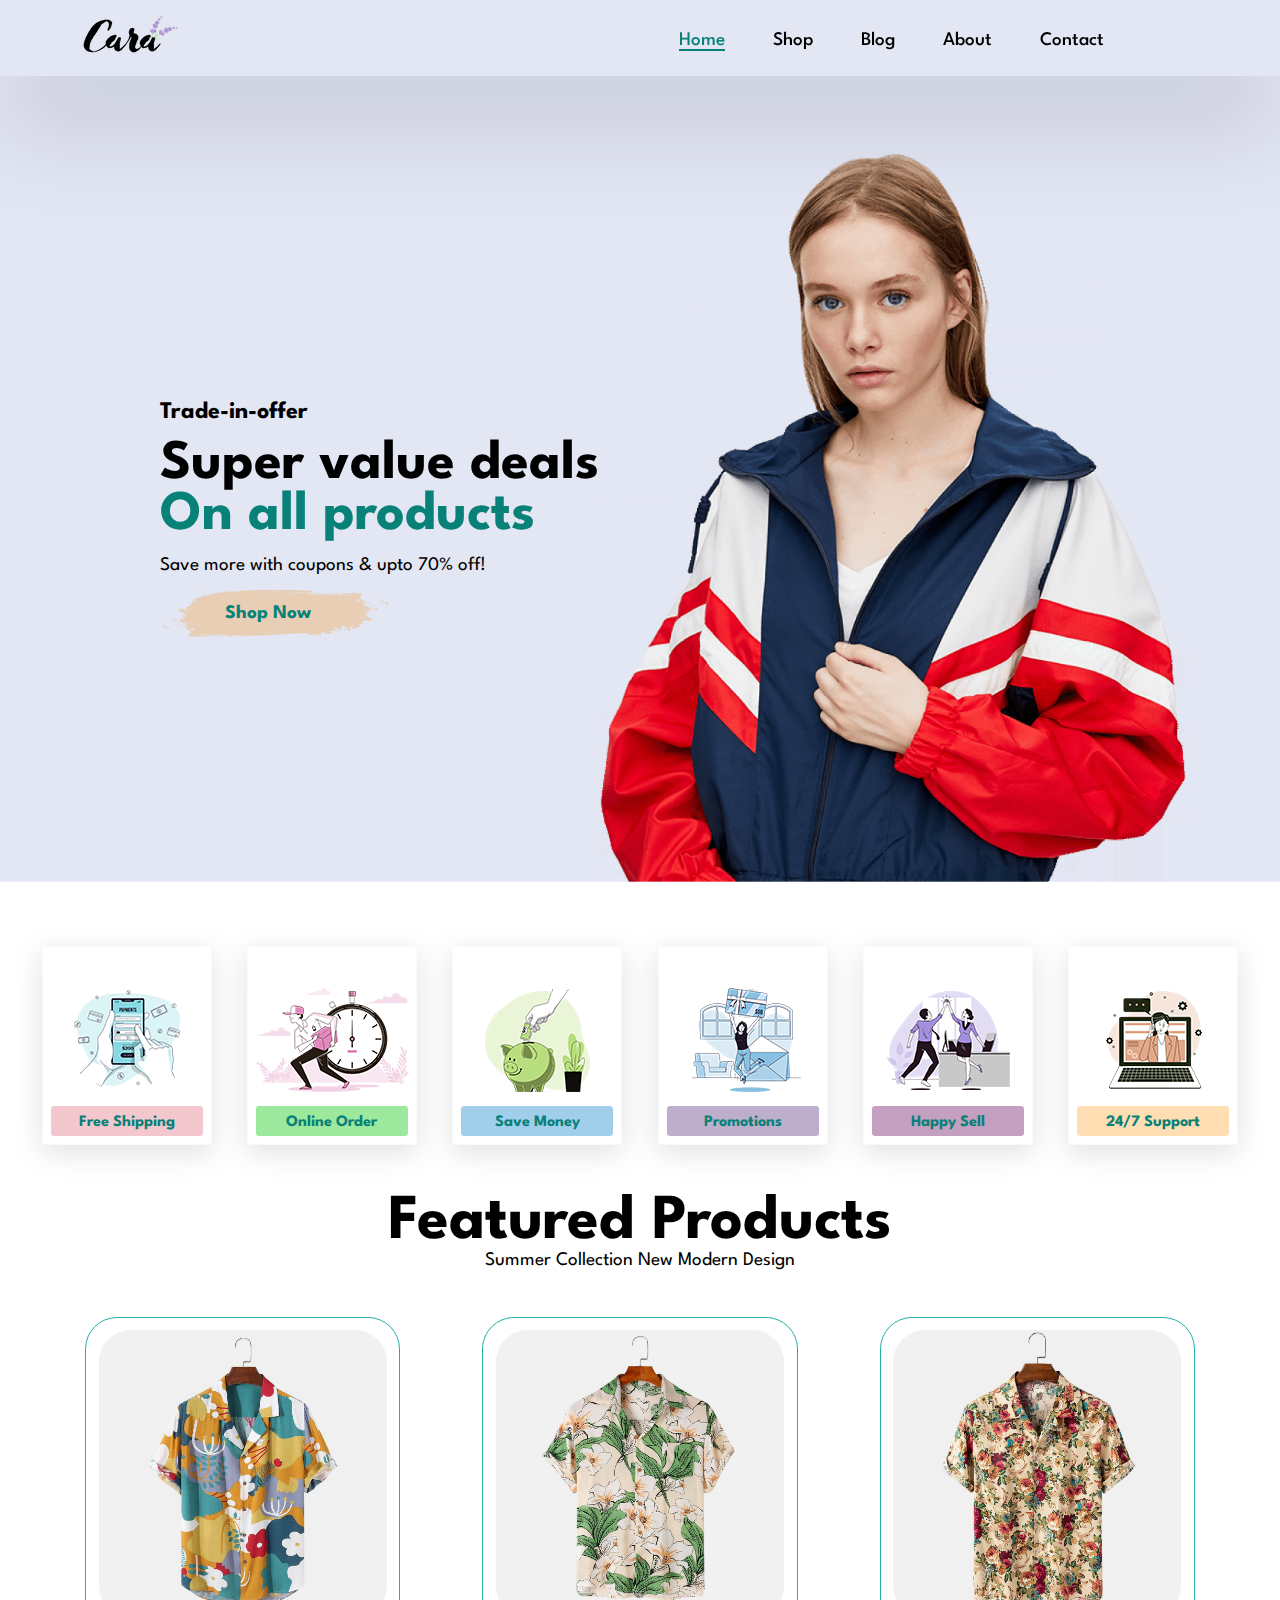
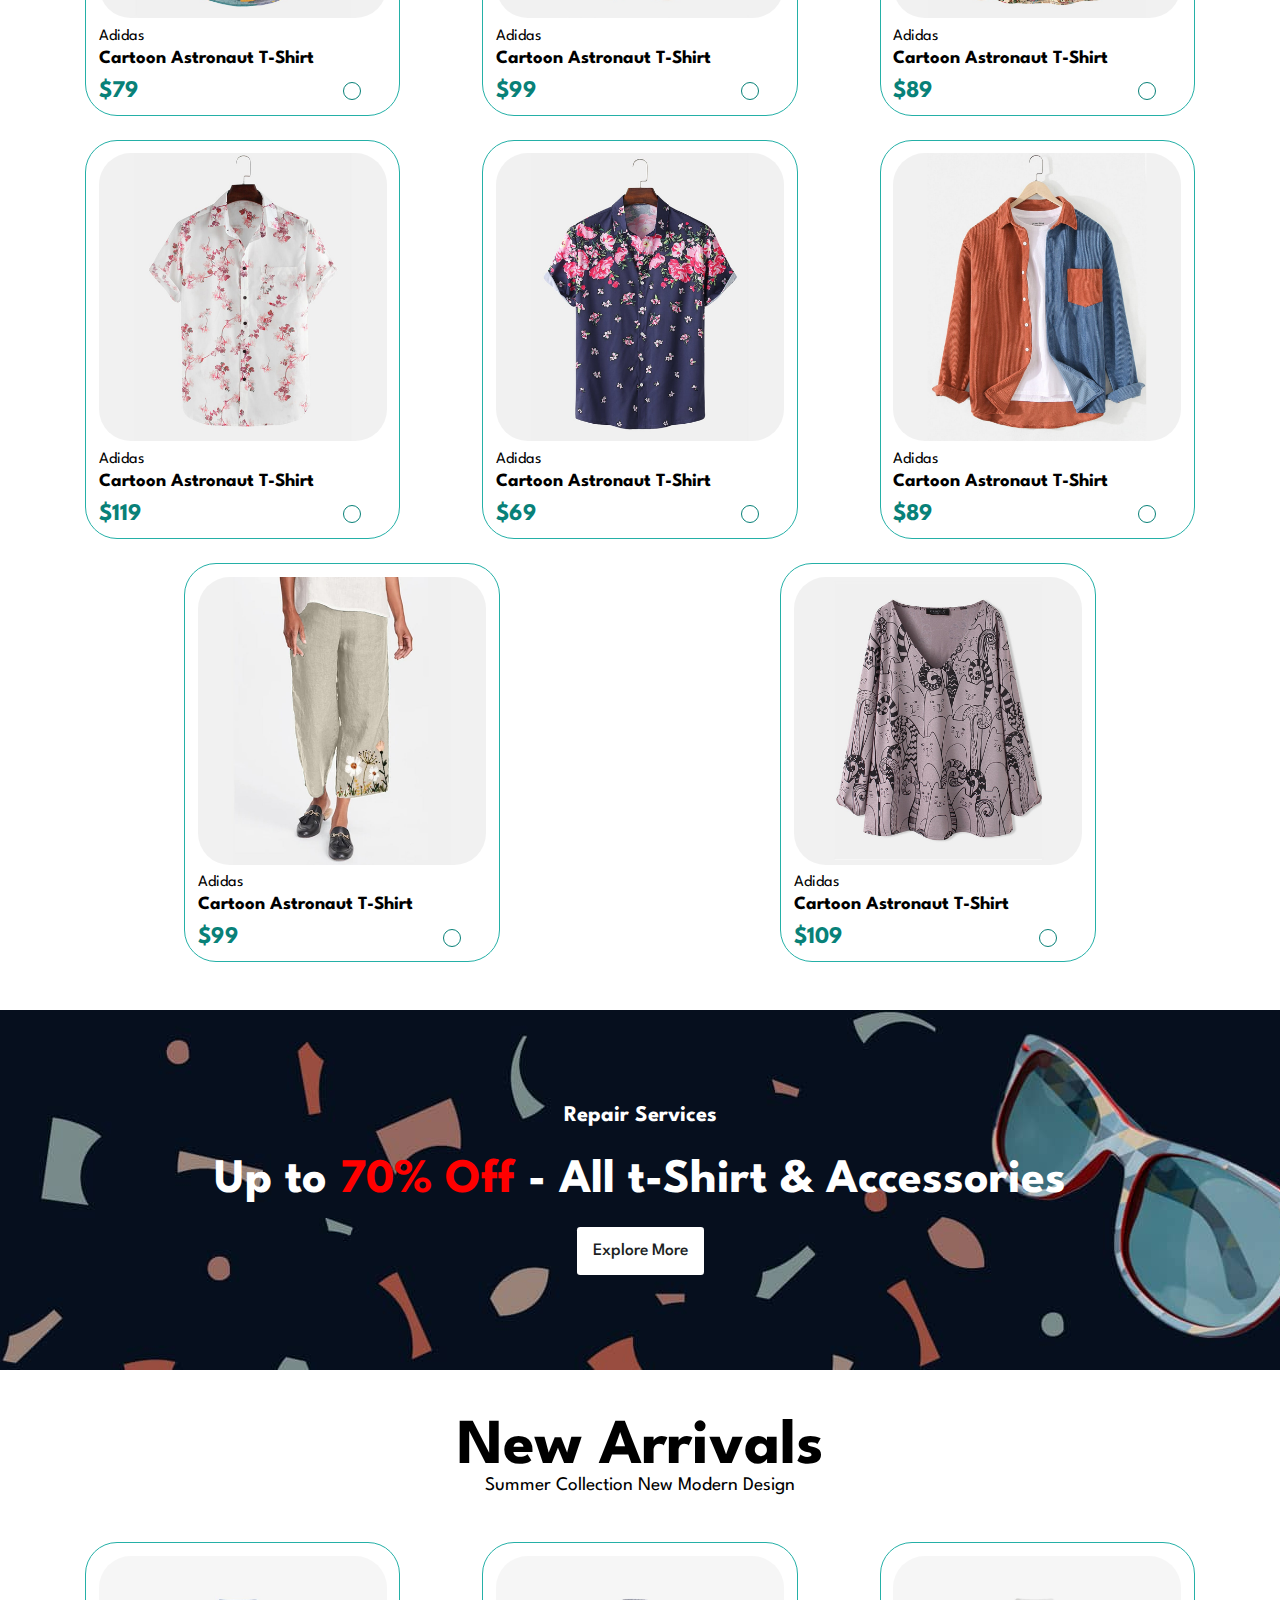
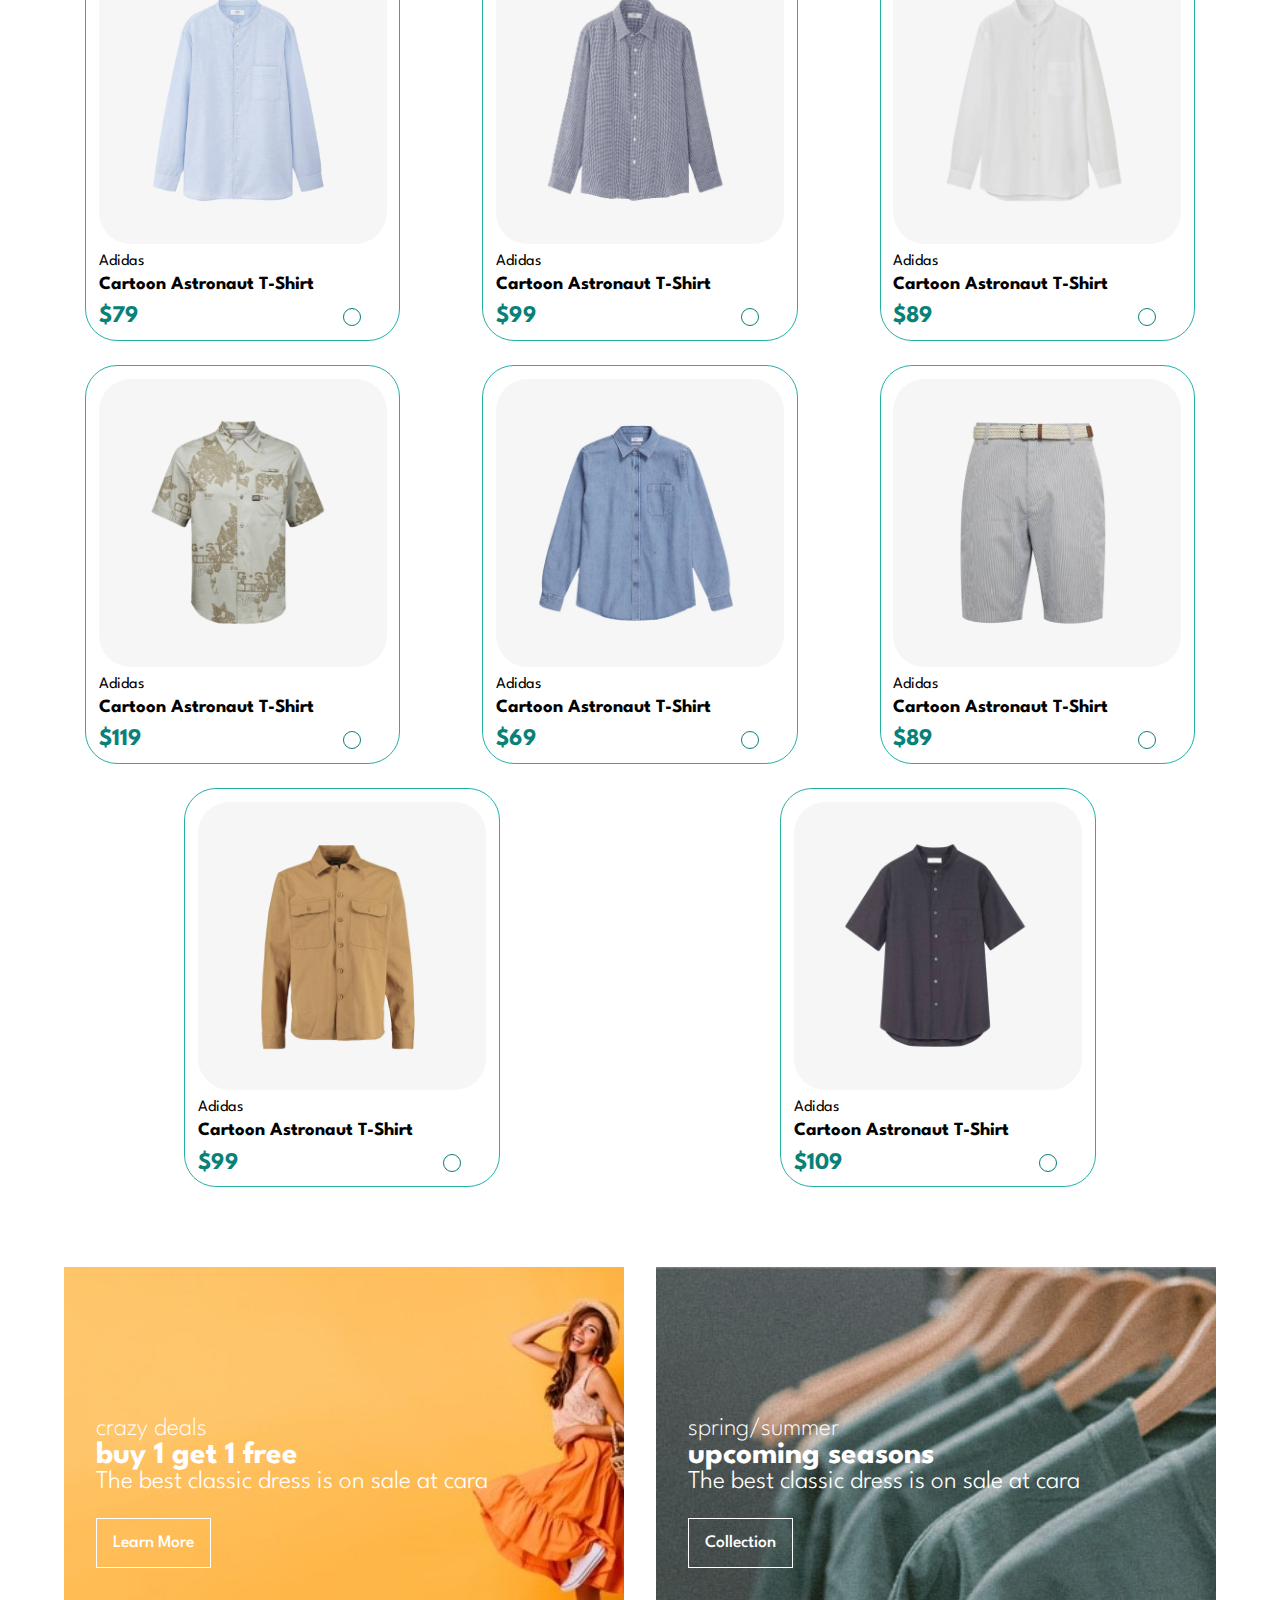
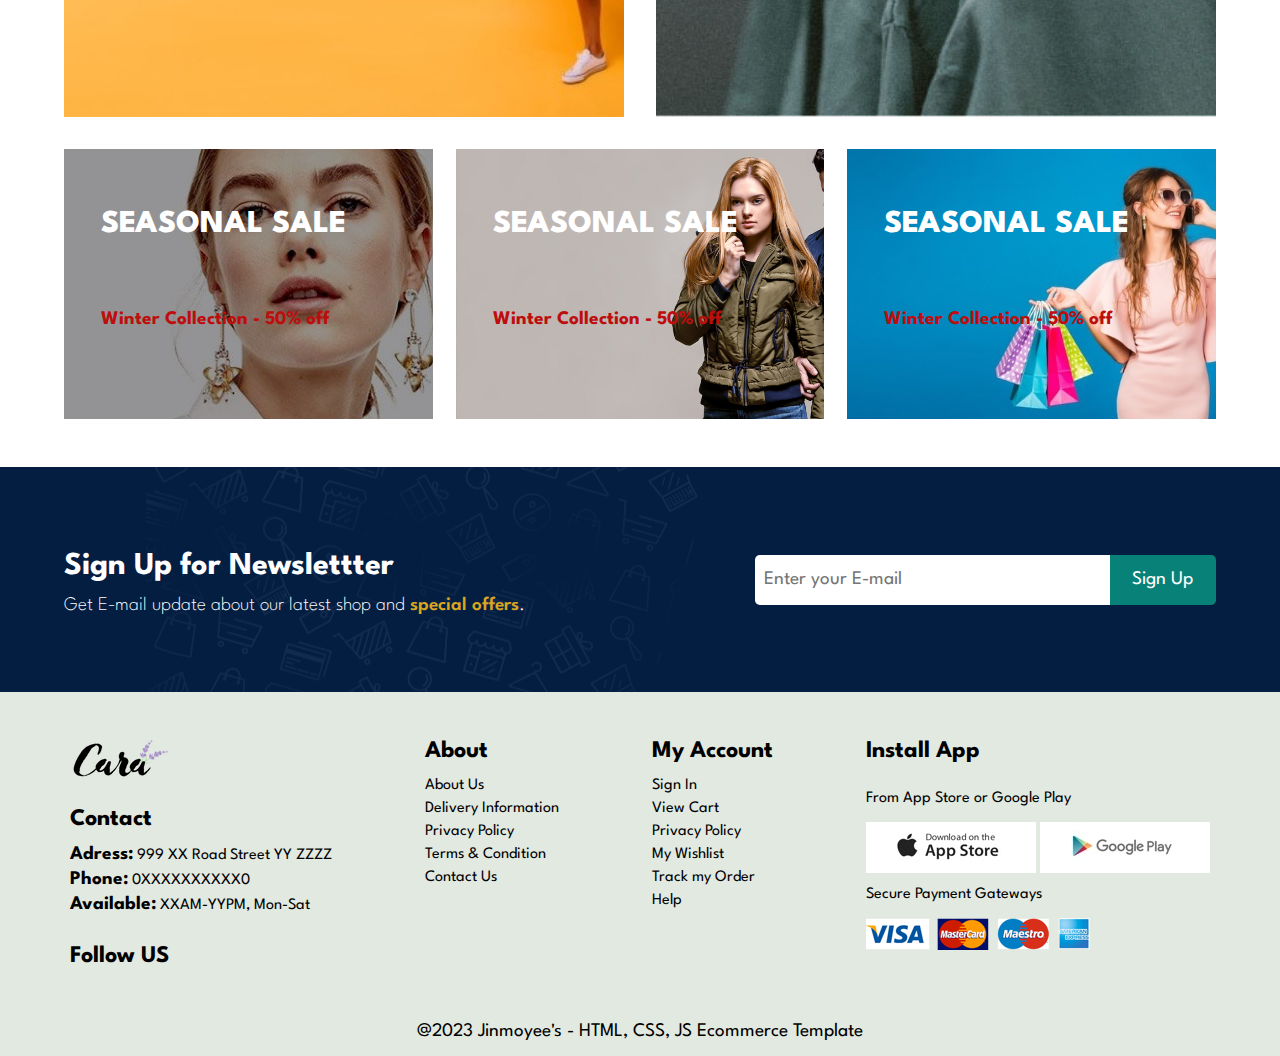
<file: index.html>
<!DOCTYPE html>
<html lang="en">

<head>
    <meta charset="UTF-8">
    <meta name="description" content="An Ecommerce Website">
    <meta name="viewport" content="width=device-width,initial-scale=1.0">
    <meta name="author" content="Jinmoyee Thakuria">
    <link rel="stylesheet" href="https://cdnjs.cloudflare.com/ajax/libs/font-awesome/6.4.0/css/all.min.css" integrity="sha512-iecdLmaskl7CVkqkXNQ/ZH/XLlvWZOJyj7Yy7tcenmpD1ypASozpmT/E0iPtmFIB46ZmdtAc9eNBvH0H/ZpiBw==" crossorigin="anonymous" referrerpolicy="no-referrer" />
    <link rel="stylesheet" href="index.css">
    <title>Cura</title>
</head>

<body>
    <header>
        <div class="head">
            <div class="logo">
                <img src="img/logo.png" alt="Logo">
            </div>
            <div class="lists drop" >
                <ul id="lists">
                    <i class="fa-solid fa-xmark" id="cross"></i>
                    <li><a href="index.html" class="active">Home</a></li>
                    <li><a href="shop.html">Shop</a></li>
                    <li><a href="blog.html">Blog</a></li>
                    <li><a href="about.html">About</a></li>
                    <li><a href="contact.html">Contact</a></li>
                    <li><a href="cart.html"><i class="fa-sharp fa-solid fa-bag-shopping cart-active bag"></i></a></li>
                </ul>
            </div>
        </div>
        <div class="mobile">
            <i class="fa-sharp fa-solid fa-bag-shopping"></i>
            <i id="bar" class="fas fa-outdent"></i>
        </div>
    </header>
    <main>
        <section class="heroTag">
            <h5>Trade-in-offer</h5>
            <h2>Super value deals<span>On all products</span></h2>
            <p>Save more with coupons & upto 70% off!</p>
            <div class="button">
                <button>Shop Now</button>
            </div>
        </section>

        <section class="features">
            <div class="featured-box">
                <div class="boxes">
                    <img src="img/features/f1.png" alt="">
                    <h6>Free Shipping</h6>
                </div>
                <div class="boxes">
                    <img src="img/features/f2.png" alt="">
                    <h6>Online Order</h6>
                </div>
                <div class="boxes">
                    <img src="img/features/f3.png" alt="">
                    <h6>Save Money</h6>
                </div>
                <div class="boxes">
                    <img src="img/features/f4.png" alt="">
                    <h6>Promotions</h6>
                </div>
                <div class="boxes">
                    <img src="img/features/f5.png" alt="">
                    <h6>Happy Sell</h6>
                </div>
                <div class="boxes">
                    <img src="img/features/f6.png" alt="">
                    <h6>24/7 Support</h6>
                </div>
            </div>
        </section>

        <section class="product1">
            <div class="product-head">
                <h2>Featured Products</h2>
                <p>Summer Collection New Modern Design</p>
            </div>
            <div class="all-products">
                <div class="product">
                    <div class="product-image">
                        <img src="img/products/f1.jpg" alt="">
                    </div>
                    <div class="brand-value">
                        <p>Adidas</p>
                        <h3>Cartoon Astronaut T-Shirt</h3>
                    </div>
                    <div class="stars">
                        <i class="fa-solid fa-star"></i>
                        <i class="fa-solid fa-star"></i>
                        <i class="fa-solid fa-star"></i>
                        <i class="fa-solid fa-star"></i>
                        <i class="fa-solid fa-star"></i>
                    </div>
                    <div class="lower">
                        <div class="price">$79</div>
                        <div class="cart">
                            <i class="fa-solid fa-cart-shopping"></i>
                        </div>
                    </div>
                </div>

                <div class="product">
                    <div class="product-image">
                        <img src="img/products/f2.jpg" alt="">
                    </div>
                    <div class="brand-value">
                        <p>Adidas</p>
                        <h3>Cartoon Astronaut T-Shirt</h3>
                    </div>
                    <div class="stars">
                        <i class="fa-solid fa-star"></i>
                        <i class="fa-solid fa-star"></i>
                        <i class="fa-solid fa-star"></i>
                        <i class="fa-solid fa-star"></i>
                        <i class="fa-solid fa-star"></i>
                    </div>
                    <div class="lower">
                        <div class="price">$99</div>
                        <div class="cart">
                            <i class="fa-solid fa-cart-shopping"></i>
                        </div>
                    </div>
                </div>

                <div class="product">
                    <div class="product-image">
                        <img src="img/products/f3.jpg" alt="">
                    </div>
                    <div class="brand-value">
                        <p>Adidas</p>
                        <h3>Cartoon Astronaut T-Shirt</h3>
                    </div>
                    <div class="stars">
                        <i class="fa-solid fa-star"></i>
                        <i class="fa-solid fa-star"></i>
                        <i class="fa-solid fa-star"></i>
                        <i class="fa-solid fa-star"></i>
                        <i class="fa-solid fa-star"></i>
                    </div>
                    <div class="lower">
                        <div class="price">$89</div>
                        <div class="cart">
                            <i class="fa-solid fa-cart-shopping"></i>
                        </div>
                    </div>
                </div>


                <div class="product">
                    <div class="product-image">
                        <img src="img/products/f4.jpg" alt="">
                    </div>
                    <div class="brand-value">
                        <p>Adidas</p>
                        <h3>Cartoon Astronaut T-Shirt</h3>
                    </div>
                    <div class="stars">
                        <i class="fa-solid fa-star"></i>
                        <i class="fa-solid fa-star"></i>
                        <i class="fa-solid fa-star"></i>
                        <i class="fa-solid fa-star"></i>
                        <i class="fa-solid fa-star"></i>
                    </div>
                    <div class="lower">
                        <div class="price">$119</div>
                        <div class="cart">
                            <i class="fa-solid fa-cart-shopping"></i>
                        </div>
                    </div>
                </div>


                <div class="product">
                    <div class="product-image">
                        <img src="img/products/f5.jpg" alt="">
                    </div>
                    <div class="brand-value">
                        <p>Adidas</p>
                        <h3>Cartoon Astronaut T-Shirt</h3>
                    </div>
                    <div class="stars">
                        <i class="fa-solid fa-star"></i>
                        <i class="fa-solid fa-star"></i>
                        <i class="fa-solid fa-star"></i>
                        <i class="fa-solid fa-star"></i>
                        <i class="fa-solid fa-star"></i>
                    </div>
                    <div class="lower">
                        <div class="price">$69</div>
                        <div class="cart">
                            <i class="fa-solid fa-cart-shopping"></i>
                        </div>
                    </div>
                </div>

                <div class="product">
                    <div class="product-image">
                        <img src="img/products/f6.jpg" alt="">
                    </div>
                    <div class="brand-value">
                        <p>Adidas</p>
                        <h3>Cartoon Astronaut T-Shirt</h3>
                    </div>
                    <div class="stars">
                        <i class="fa-solid fa-star"></i>
                        <i class="fa-solid fa-star"></i>
                        <i class="fa-solid fa-star"></i>
                        <i class="fa-solid fa-star"></i>
                        <i class="fa-solid fa-star"></i>
                    </div>
                    <div class="lower">
                        <div class="price">$89</div>
                        <div class="cart">
                            <i class="fa-solid fa-cart-shopping"></i>
                        </div>
                    </div>
                </div>


                <div class="product">
                    <div class="product-image">
                        <img src="img/products/f7.jpg" alt="">
                    </div>
                    <div class="brand-value">
                        <p>Adidas</p>
                        <h3>Cartoon Astronaut T-Shirt</h3>
                    </div>
                    <div class="stars">
                        <i class="fa-solid fa-star"></i>
                        <i class="fa-solid fa-star"></i>
                        <i class="fa-solid fa-star"></i>
                        <i class="fa-solid fa-star"></i>
                        <i class="fa-solid fa-star"></i>
                    </div>
                    <div class="lower">
                        <div class="price">$99</div>
                        <div class="cart">
                            <i class="fa-solid fa-cart-shopping"></i>
                        </div>
                    </div>
                </div>


                <div class="product">
                    <div class="product-image">
                        <img src="img/products/f8.jpg" alt="">
                    </div>
                    <div class="brand-value">
                        <p>Adidas</p>
                        <h3>Cartoon Astronaut T-Shirt</h3>
                    </div>
                    <div class="stars">
                        <i class="fa-solid fa-star"></i>
                        <i class="fa-solid fa-star"></i>
                        <i class="fa-solid fa-star"></i>
                        <i class="fa-solid fa-star"></i>
                        <i class="fa-solid fa-star"></i>
                    </div>
                    <div class="lower">
                        <div class="price">$109</div>
                        <div class="cart">
                            <i class="fa-solid fa-cart-shopping"></i>
                        </div>
                    </div>
                </div>
            </div>
        </section>

        <section class="banner">
            <h4>Repair Services</h4>
            <h2>Up to <span>70% Off</span> - All t-Shirt & Accessories</h2>
            <div class="button">
                <button>Explore More</button>
            </div>
        </section>

        <section class="product1">
            <div class="product-head">
                <h2>New Arrivals</h2>
                <p>Summer Collection New Modern Design</p>
            </div>
            <div class="all-products">
                <div class="product">
                    <div class="product-image">
                        <img src="img/products/n1.jpg" alt="">
                    </div>
                    <div class="brand-value">
                        <p>Adidas</p>
                        <h3>Cartoon Astronaut T-Shirt</h3>
                    </div>
                    <div class="stars">
                        <i class="fa-solid fa-star"></i>
                        <i class="fa-solid fa-star"></i>
                        <i class="fa-solid fa-star"></i>
                        <i class="fa-solid fa-star"></i>
                        <i class="fa-solid fa-star"></i>
                    </div>
                    <div class="lower">
                        <div class="price">$79</div>
                        <div class="cart">
                            <i class="fa-solid fa-cart-shopping"></i>
                        </div>
                    </div>
                </div>

                <div class="product">
                    <div class="product-image">
                        <img src="img/products/n2.jpg" alt="">
                    </div>
                    <div class="brand-value">
                        <p>Adidas</p>
                        <h3>Cartoon Astronaut T-Shirt</h3>
                    </div>
                    <div class="stars">
                        <i class="fa-solid fa-star"></i>
                        <i class="fa-solid fa-star"></i>
                        <i class="fa-solid fa-star"></i>
                        <i class="fa-solid fa-star"></i>
                        <i class="fa-solid fa-star"></i>
                    </div>
                    <div class="lower">
                        <div class="price">$99</div>
                        <div class="cart">
                            <i class="fa-solid fa-cart-shopping"></i>
                        </div>
                    </div>
                </div>

                <div class="product">
                    <div class="product-image">
                        <img src="img/products/n3.jpg" alt="">
                    </div>
                    <div class="brand-value">
                        <p>Adidas</p>
                        <h3>Cartoon Astronaut T-Shirt</h3>
                    </div>
                    <div class="stars">
                        <i class="fa-solid fa-star"></i>
                        <i class="fa-solid fa-star"></i>
                        <i class="fa-solid fa-star"></i>
                        <i class="fa-solid fa-star"></i>
                        <i class="fa-solid fa-star"></i>
                    </div>
                    <div class="lower">
                        <div class="price">$89</div>
                        <div class="cart">
                            <i class="fa-solid fa-cart-shopping"></i>
                        </div>
                    </div>
                </div>


                <div class="product">
                    <div class="product-image">
                        <img src="img/products/n4.jpg" alt="">
                    </div>
                    <div class="brand-value">
                        <p>Adidas</p>
                        <h3>Cartoon Astronaut T-Shirt</h3>
                    </div>
                    <div class="stars">
                        <i class="fa-solid fa-star"></i>
                        <i class="fa-solid fa-star"></i>
                        <i class="fa-solid fa-star"></i>
                        <i class="fa-solid fa-star"></i>
                        <i class="fa-solid fa-star"></i>
                    </div>
                    <div class="lower">
                        <div class="price">$119</div>
                        <div class="cart">
                            <i class="fa-solid fa-cart-shopping"></i>
                        </div>
                    </div>
                </div>


                <div class="product">
                    <div class="product-image">
                        <img src="img/products/n5.jpg" alt="">
                    </div>
                    <div class="brand-value">
                        <p>Adidas</p>
                        <h3>Cartoon Astronaut T-Shirt</h3>
                    </div>
                    <div class="stars">
                        <i class="fa-solid fa-star"></i>
                        <i class="fa-solid fa-star"></i>
                        <i class="fa-solid fa-star"></i>
                        <i class="fa-solid fa-star"></i>
                        <i class="fa-solid fa-star"></i>
                    </div>
                    <div class="lower">
                        <div class="price">$69</div>
                        <div class="cart">
                            <i class="fa-solid fa-cart-shopping"></i>
                        </div>
                    </div>
                </div>

                <div class="product">
                    <div class="product-image">
                        <img src="img/products/n6.jpg" alt="">
                    </div>
                    <div class="brand-value">
                        <p>Adidas</p>
                        <h3>Cartoon Astronaut T-Shirt</h3>
                    </div>
                    <div class="stars">
                        <i class="fa-solid fa-star"></i>
                        <i class="fa-solid fa-star"></i>
                        <i class="fa-solid fa-star"></i>
                        <i class="fa-solid fa-star"></i>
                        <i class="fa-solid fa-star"></i>
                    </div>
                    <div class="lower">
                        <div class="price">$89</div>
                        <div class="cart">
                            <i class="fa-solid fa-cart-shopping"></i>
                        </div>
                    </div>
                </div>


                <div class="product">
                    <div class="product-image">
                        <img src="img/products/n7.jpg" alt="">
                    </div>
                    <div class="brand-value">
                        <p>Adidas</p>
                        <h3>Cartoon Astronaut T-Shirt</h3>
                    </div>
                    <div class="stars">
                        <i class="fa-solid fa-star"></i>
                        <i class="fa-solid fa-star"></i>
                        <i class="fa-solid fa-star"></i>
                        <i class="fa-solid fa-star"></i>
                        <i class="fa-solid fa-star"></i>
                    </div>
                    <div class="lower">
                        <div class="price">$99</div>
                        <div class="cart">
                            <i class="fa-solid fa-cart-shopping"></i>
                        </div>
                    </div>
                </div>


                <div class="product">
                    <div class="product-image">
                        <img src="img/products/n8.jpg" alt="">
                    </div>
                    <div class="brand-value">
                        <p>Adidas</p>
                        <h3>Cartoon Astronaut T-Shirt</h3>
                    </div>
                    <div class="stars">
                        <i class="fa-solid fa-star"></i>
                        <i class="fa-solid fa-star"></i>
                        <i class="fa-solid fa-star"></i>
                        <i class="fa-solid fa-star"></i>
                        <i class="fa-solid fa-star"></i>
                    </div>
                    <div class="lower">
                        <div class="price">$109</div>
                        <div class="cart">
                            <i class="fa-solid fa-cart-shopping"></i>
                        </div>
                    </div>
                </div>
            </div>
        </section>

        <section id="sm-banners">
            <div class="banner-1 bannerTag">
                <p>crazy deals</p>
                <h2>buy 1 get 1 free</h2>
                <h4>The best classic dress is on sale at cara</h4>
                <div class="button">
                    <button>Learn More</button>
                </div>
            </div>

            <div class="banner-2 bannerTag">
                <p>spring/summer</p>
                <h2>upcoming seasons</h2>
                <h4>The best classic dress is on sale at cara</h4>
                <div class="button">
                    <button>Collection</button>
                </div>
            </div>
        </section>

        <section class="second-banner">
            <div class="banner-box">
                <h3>SEASONAL SALE</h3>
                <h5>Winter Collection - 50% off</h5>
            </div>
            <div class="banner-box">
                <h3>SEASONAL SALE</h3>
                <h5>Winter Collection - 50% off</h5>
            </div>
            <div class="banner-box">
                <h3>SEASONAL SALE</h3>
                <h5>Winter Collection - 50% off</h5>
            </div>
        </section>

        <section class="newsLettter">
            <div class="sign-up">
                <h3>Sign Up for Newslettter</h3>
                <p>Get E-mail update about our latest shop and <span>special offers</span>.</p>
            </div>
            <div class="input-tag">
                <input type="text" placeholder="Enter your E-mail">
                <button>Sign Up</button>
            </div>
        </section>
    </main>
    <footer>
         <section class="about-cara">
            <div class="contact">
                <div class="logo"><img src="img/logo.png" alt=""></div>
                <div class="contact-list">
                    <h2>Contact</h2>
                    <p><span>Adress:</span> 999 XX Road Street YY ZZZZ</p>
                    <p><span>Phone:</span> 0XXXXXXXXXX0</p>
                    <p><span>Available:</span> XXAM-YYPM, Mon-Sat</p>
                </div>
                <div class="follow">
                    <h2>Follow US</h2>
                    <ul>
                        <li><i class="fa-brands fa-facebook-f"></i></li>
                        <li><i class="fa-brands fa-twitter"></i></li>
                        <li><i class="fa-brands fa-instagram"></i></li>
                        <li><i class="fa-brands fa-linkedin"></i></li>
                        <li><i class="fa-brands fa-youtube"></i></li>
                    </ul>
                </div>
            </div>

            <div class="about">
                <h2>About</h2>
                <ul>
                    <li>About Us</li>
                    <li>Delivery Information</li>
                    <li>Privacy Policy</li>
                    <li>Terms & Condition</li>
                    <li>Contact Us</li>
                </ul>
            </div>

            <div class="account">
                <h2>My Account</h2>
                <ul>
                    <li>Sign In</li>
                    <li>View Cart</li>
                    <li>Privacy Policy</li>
                    <li>My Wishlist</li>
                    <li>Track my Order</li>
                    <li>Help</li>
                </ul>
            </div>

            <div class="app">
                <h2>Install App</h2>
                <p>From App Store or Google Play</p>
                <div class="buttons-tags">
                    <button><img src="img/pay/app.jpg" alt=""></button>
                    <button><img src="img/pay/play.jpg" alt=""></button>
                </div>

                <div class="payments">
                    <p>Secure Payment Gateways</p>
                    <div class="img">
                        <img src="img/pay/pay.png" alt="">
                    </div>
                </div>
            </div>
         </section>

         <section class="last-tag">
            @2023 Jinmoyee's - HTML, CSS, JS Ecommerce Template
         </section>
    </footer>
    <script src="index.js"></script>
</body>

</html>
</file>
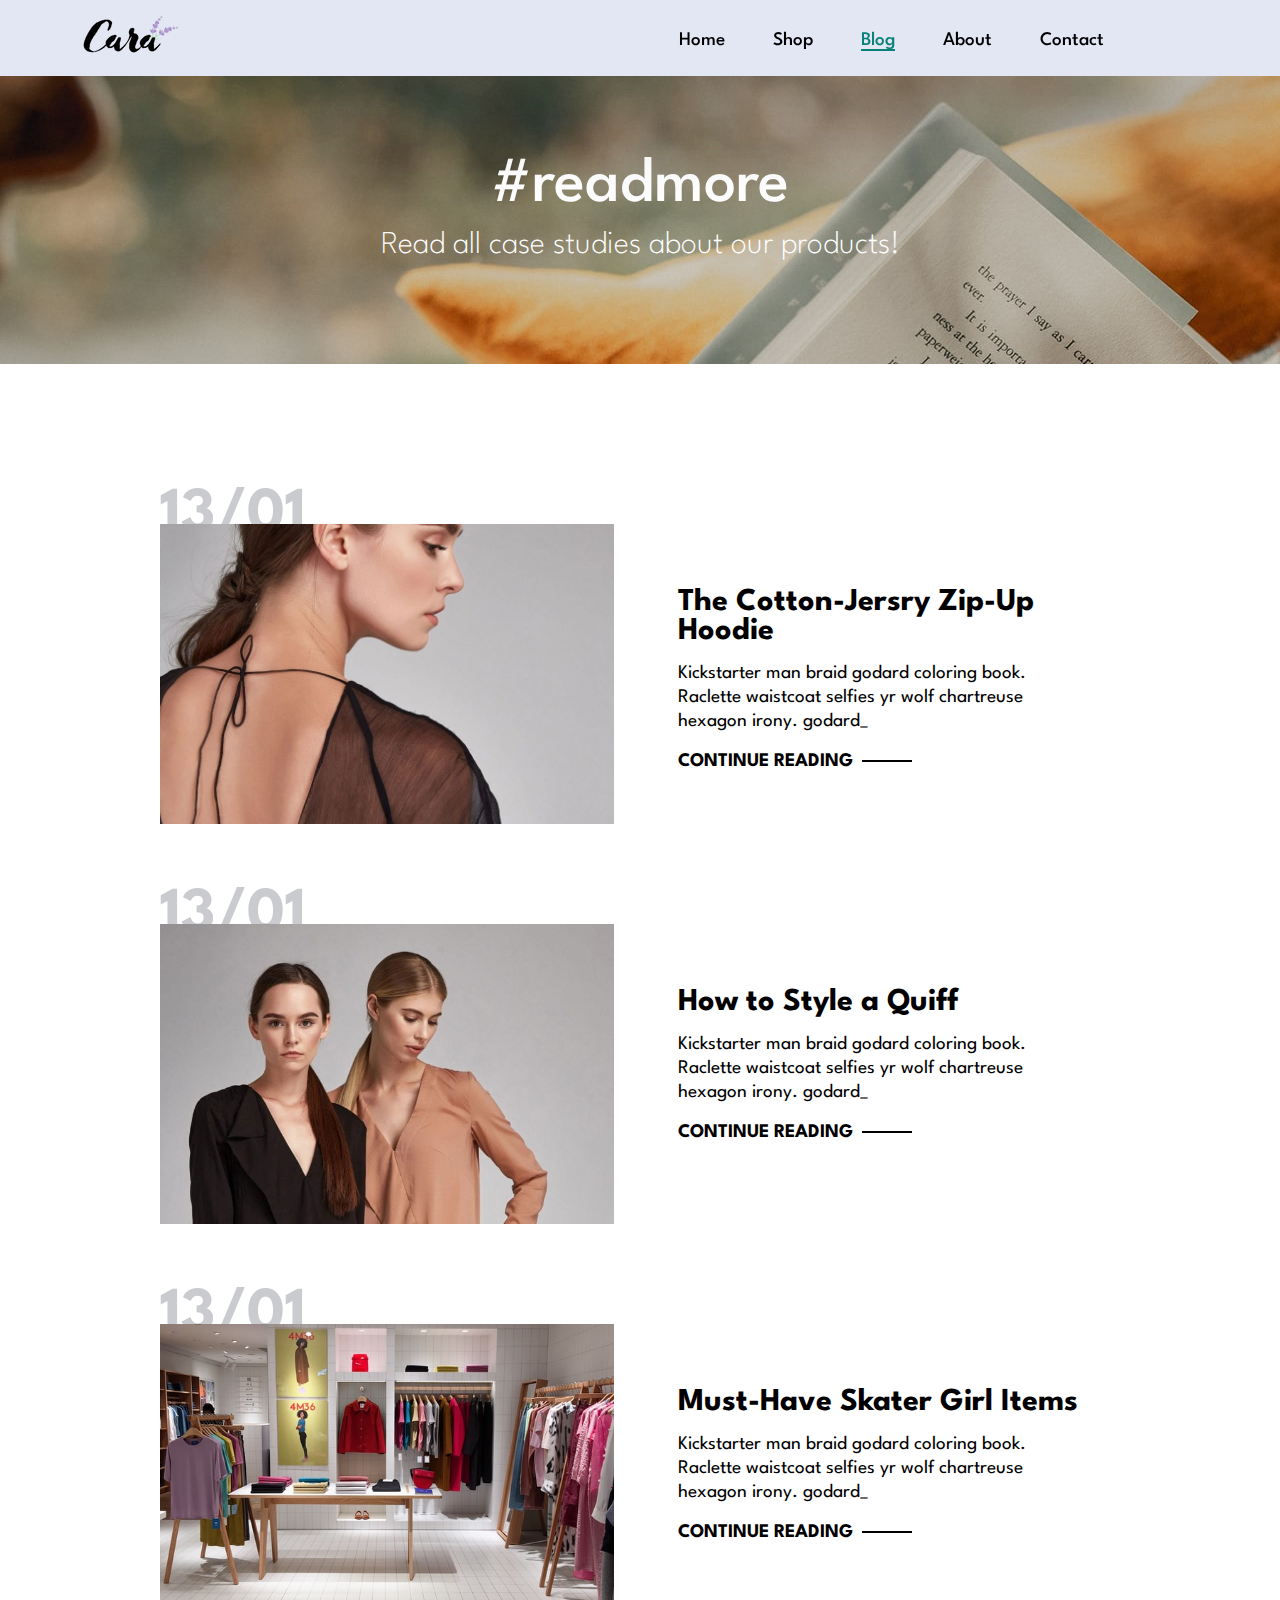
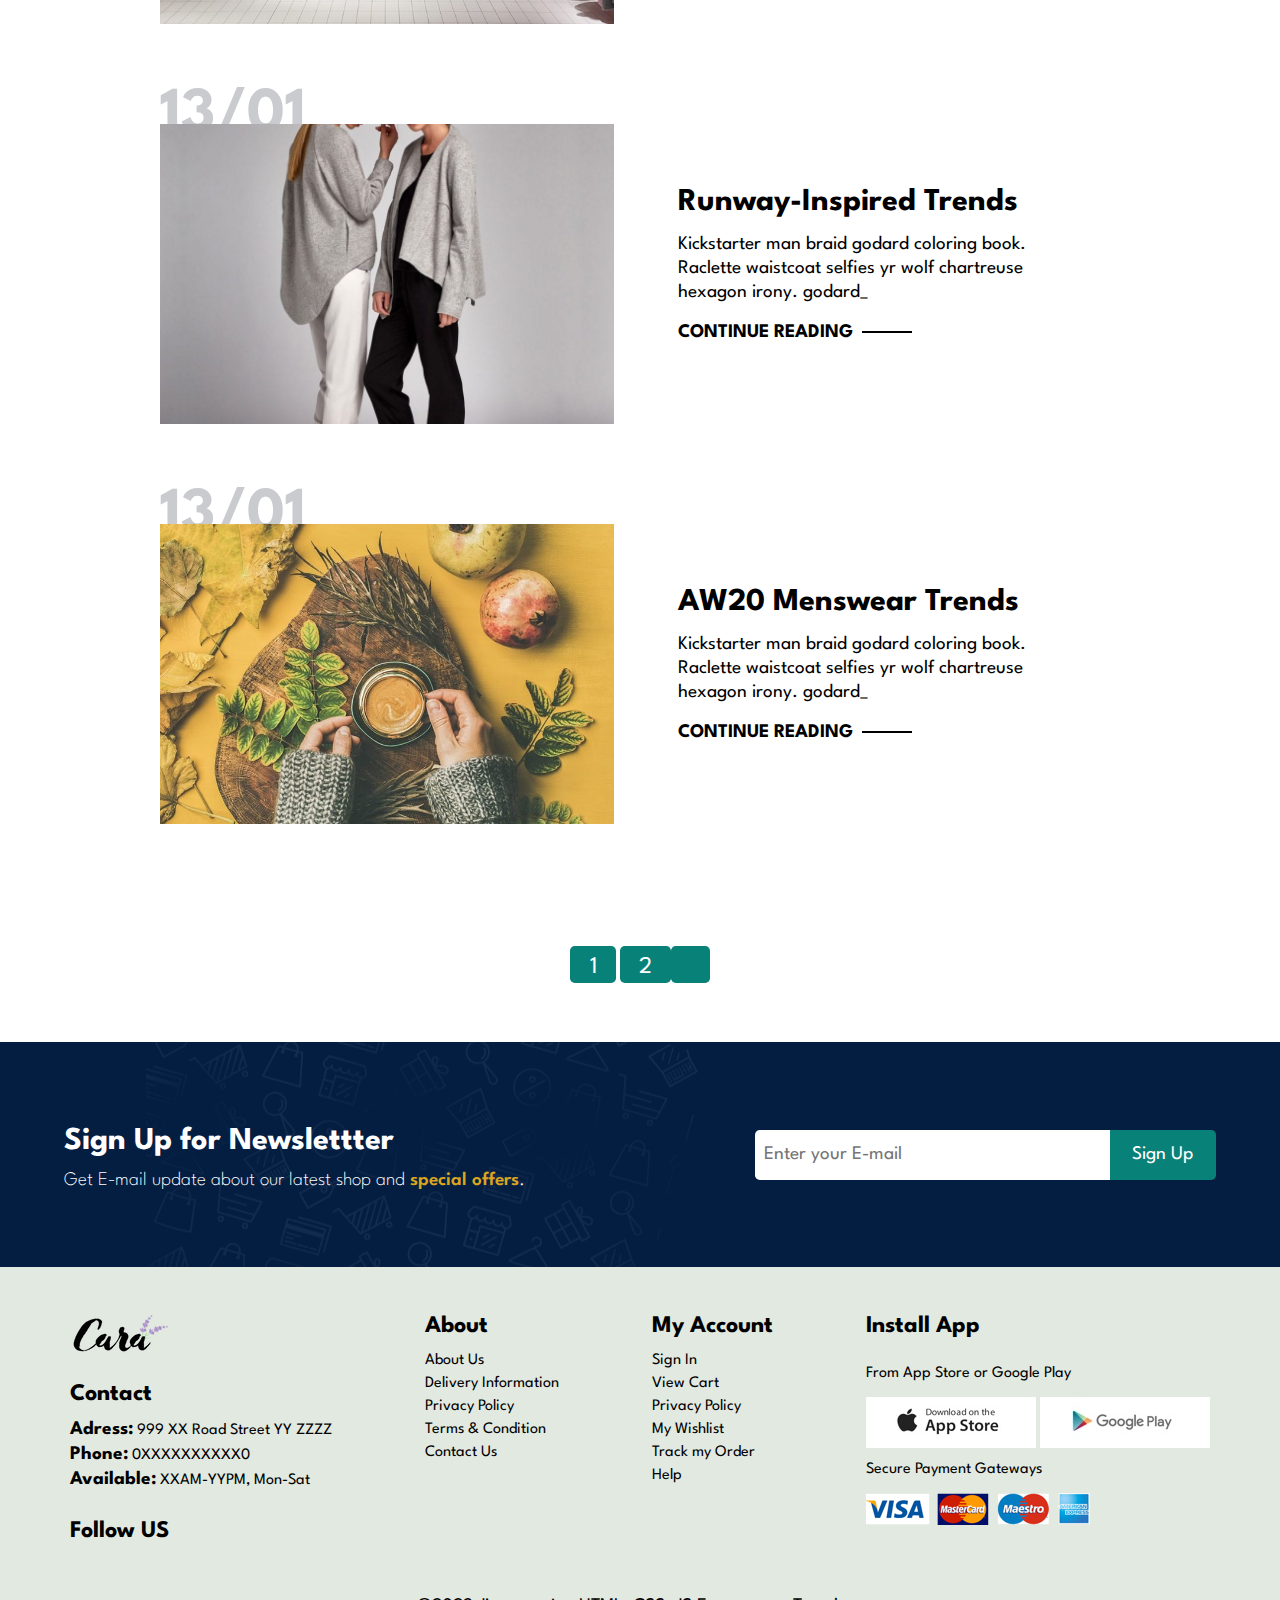
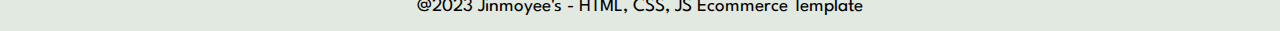
<file: blog.html>
<!DOCTYPE html>
<html lang="en">

<head>
    <meta charset="UTF-8">
    <meta name="description" content="An Ecommerce Website">
    <meta name="viewport" content="width=device-width,initial-scale=1.0">
    <meta name="author" content="Jinmoyee Thakuria">
    <link rel="stylesheet" href="https://cdnjs.cloudflare.com/ajax/libs/font-awesome/6.4.0/css/all.min.css"
        integrity="sha512-iecdLmaskl7CVkqkXNQ/ZH/XLlvWZOJyj7Yy7tcenmpD1ypASozpmT/E0iPtmFIB46ZmdtAc9eNBvH0H/ZpiBw=="
        crossorigin="anonymous" referrerpolicy="no-referrer" />
    <link rel="stylesheet" href="index.css">
    <title>Cura</title>
</head>

<body>
    <header>
        <div class="head">
            <div class="logo">
                <img src="img/logo.png" alt="Logo">
            </div>
            <div class="lists drop">
                <ul id="lists">
                    <i class="fa-solid fa-xmark" id="cross"></i>
                    <li><a href="index.html">Home</a></li>
                    <li><a href="shop.html">Shop</a></li>
                    <li><a href="blog.html" class="active">Blog</a></li>
                    <li><a href="about.html">About</a></li>
                    <li><a href="contact.html">Contact</a></li>
                    <li><a href="cart.html"><i class="fa-sharp fa-solid fa-bag-shopping cart-active bag"></i></a></li>
                </ul>
            </div>
        </div>
        <div class="mobile">
            <i class="fa-sharp fa-solid fa-bag-shopping"></i>
            <i id="bar" class="fas fa-outdent"></i>
        </div>
    </header>
    <main>
        <section id="page-header" class="blog-header">
            <h2>#readmore</h2>
            <p>Read all case studies about our products!</p>
        </section>

        <section id="blog">
            <div class="all-blogs">
                <div id="blog-img">
                    <div class="img">
                        <img src="img/blog/b1.jpg" alt="">
                    </div>
                </div>
                <div id="blog-text">
                    <h2>The Cotton-Jersry Zip-Up Hoodie</h2>
                    <p>Kickstarter man braid godard coloring book. Raclette waistcoat selfies yr wolf chartreuse hexagon
                        irony. godard_</p>
                    <p>CONTINUE READING</p>
                </div>
                <h3>13/01</h3>
            </div>

            <div class="all-blogs">
                <div id="blog-img">
                    <div class="img">
                        <img src="img/blog/b2.jpg" alt="">
                    </div>
                </div>
                <div id="blog-text">
                    <h2>How to Style a Quiff</h2>
                    <p>Kickstarter man braid godard coloring book. Raclette waistcoat selfies yr wolf chartreuse hexagon
                        irony. godard_</p>
                    <p>CONTINUE READING</p>
                </div>
                <h3>13/01</h3>
            </div>

            <div class="all-blogs">
                <div id="blog-img">
                    <div class="img">
                        <img src="img/blog/b3.jpg" alt="">
                    </div>
                </div>
                <div id="blog-text">
                    <h2>Must-Have Skater Girl Items</h2>
                    <p>Kickstarter man braid godard coloring book. Raclette waistcoat selfies yr wolf chartreuse hexagon
                        irony. godard_</p>
                    <p>CONTINUE READING</p>
                </div>
                <h3>13/01</h3>
            </div>

            <div class="all-blogs">
                <div id="blog-img">
                    <div class="img">
                        <img src="img/blog/b4.jpg" alt="">
                    </div>
                </div>
                <div id="blog-text">
                    <h2>Runway-Inspired Trends</h2>
                    <p>Kickstarter man braid godard coloring book. Raclette waistcoat selfies yr wolf chartreuse hexagon
                        irony. godard_</p>
                    <p>CONTINUE READING</p>
                </div>
                <h3>13/01</h3>
            </div>

            <div class="all-blogs">
                <div id="blog-img">
                    <div class="img">
                        <img src="img/blog/b6.jpg" alt="">
                    </div>
                </div>
                <div id="blog-text">
                    <h2>AW20 Menswear Trends</h2>
                    <p>Kickstarter man braid godard coloring book. Raclette waistcoat selfies yr wolf chartreuse hexagon
                        irony. godard_</p>
                    <p>CONTINUE READING</p>
                </div>
                <h3>13/01</h3>
            </div>
        </section>

        <section id="pagination" class="product1">
            <a href="#">1</a>
            <a href="#">2</a>
            <a href="#"><i class="fa-solid fa-arrow-right"></i></a>
        </section>

        <section class="newsLettter">
            <div class="sign-up">
                <h3>Sign Up for Newslettter</h3>
                <p>Get E-mail update about our latest shop and <span>special offers</span>.</p>
            </div>
            <div class="input-tag">
                <input type="text" placeholder="Enter your E-mail">
                <button>Sign Up</button>
            </div>
        </section>
    </main>
    <footer>
        <section class="about-cara">
            <div class="contact">
                <div class="logo"><img src="img/logo.png" alt=""></div>
                <div class="contact-list">
                    <h2>Contact</h2>
                    <p><span>Adress:</span> 999 XX Road Street YY ZZZZ</p>
                    <p><span>Phone:</span> 0XXXXXXXXXX0</p>
                    <p><span>Available:</span> XXAM-YYPM, Mon-Sat</p>
                </div>
                <div class="follow">
                    <h2>Follow US</h2>
                    <ul>
                        <li><i class="fa-brands fa-facebook-f"></i></li>
                        <li><i class="fa-brands fa-twitter"></i></li>
                        <li><i class="fa-brands fa-instagram"></i></li>
                        <li><i class="fa-brands fa-linkedin"></i></li>
                        <li><i class="fa-brands fa-youtube"></i></li>
                    </ul>
                </div>
            </div>

            <div class="about">
                <h2>About</h2>
                <ul>
                    <li>About Us</li>
                    <li>Delivery Information</li>
                    <li>Privacy Policy</li>
                    <li>Terms & Condition</li>
                    <li>Contact Us</li>
                </ul>
            </div>

            <div class="account">
                <h2>My Account</h2>
                <ul>
                    <li>Sign In</li>
                    <li>View Cart</li>
                    <li>Privacy Policy</li>
                    <li>My Wishlist</li>
                    <li>Track my Order</li>
                    <li>Help</li>
                </ul>
            </div>

            <div class="app">
                <h2>Install App</h2>
                <p>From App Store or Google Play</p>
                <div class="buttons-tags">
                    <button><img src="img/pay/app.jpg" alt=""></button>
                    <button><img src="img/pay/play.jpg" alt=""></button>
                </div>

                <div class="payments">
                    <p>Secure Payment Gateways</p>
                    <div class="img">
                        <img src="img/pay/pay.png" alt="">
                    </div>
                </div>
            </div>
        </section>

        <section class="last-tag">
            @2023 Jinmoyee's - HTML, CSS, JS Ecommerce Template
        </section>
    </footer>
    <script src="index.js"></script>
</body>

</html>
</file>
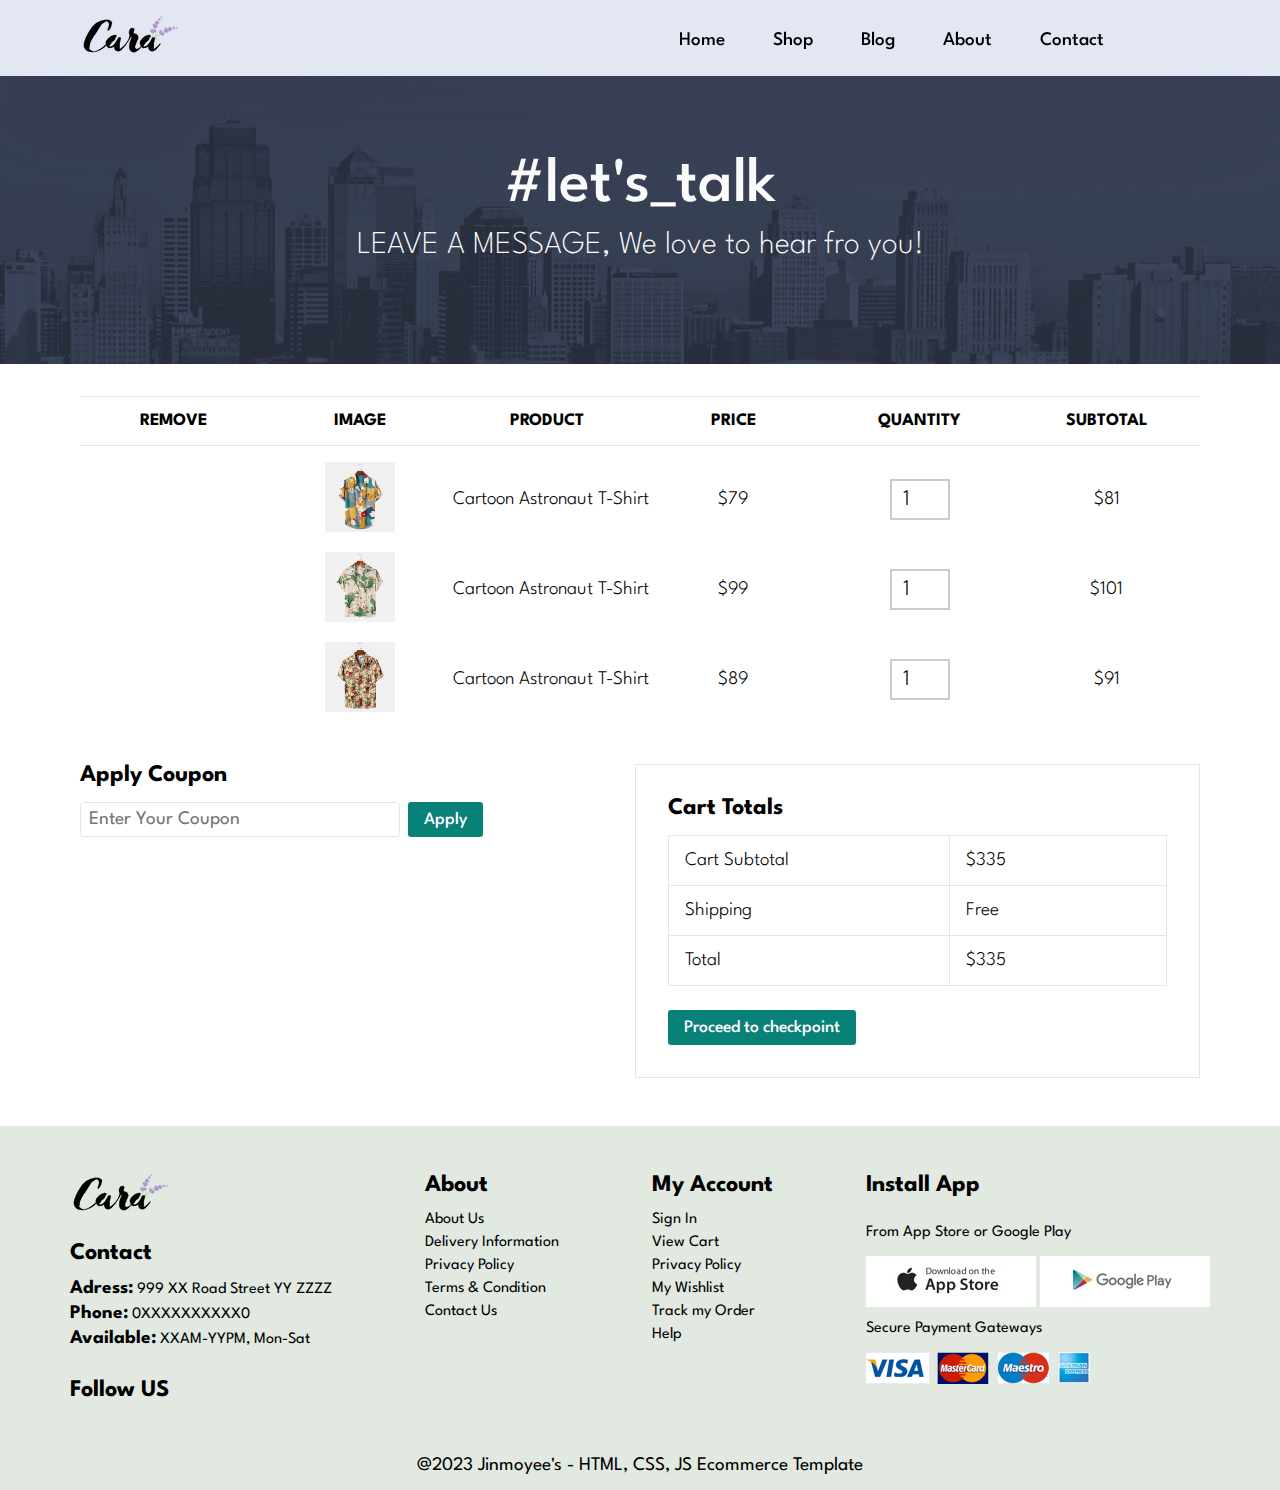
<file: cart.html>
<!DOCTYPE html>
<html lang="en">

<head>
    <meta charset="UTF-8">
    <meta name="description" content="An Ecommerce Website">
    <meta name="viewport" content="width=device-width,initial-scale=1.0">
    <meta name="author" content="Jinmoyee Thakuria">
    <link rel="stylesheet" href="https://cdnjs.cloudflare.com/ajax/libs/font-awesome/6.4.0/css/all.min.css"
        integrity="sha512-iecdLmaskl7CVkqkXNQ/ZH/XLlvWZOJyj7Yy7tcenmpD1ypASozpmT/E0iPtmFIB46ZmdtAc9eNBvH0H/ZpiBw=="
        crossorigin="anonymous" referrerpolicy="no-referrer" />
    <link rel="stylesheet" href="index.css">
    <title>Cura</title>
</head>

<body>
    <header>
        <div class="head">
            <div class="logo">
                <img src="img/logo.png" alt="Logo">
            </div>
            <div class="lists drop">
                <ul id="lists">
                    <i class="fa-solid fa-xmark" id="cross"></i>
                    <li><a href="index.html">Home</a></li>
                    <li><a href="shop.html">Shop</a></li>
                    <li><a href="blog.html">Blog</a></li>
                    <li><a href="about.html">About</a></li>
                    <li><a href="contact.html">Contact</a></li>
                    <li><a href="cart.html" class="active bag"><i class="fa-sharp fa-solid fa-bag-shopping cart-active"></i></a></li>
                </ul>
            </div>
        </div>
        <div class="mobile">
            <i class="fa-sharp fa-solid fa-bag-shopping"></i>
            <i id="bar" class="fas fa-outdent"></i>
        </div>
    </header>
    <main>
        <section id="page-header" class="about-header">
            <h2>#let's_talk</h2>
            <p>LEAVE A MESSAGE, We love to hear fro you!</p>
        </section>

        <section id="cart-table">
            <table width="100%">
                <thead>
                    <tr>
                        <td>REMOVE</td>
                        <td>IMAGE</td>
                        <td>PRODUCT</td>
                        <td>PRICE</td>
                        <td>QUANTITY</td>
                        <td>SUBTOTAL</td>
                    </tr>
                </thead>
                <tbody>
                    <tr>
                        <td><a href="#"><i class="far fa-times-circle"></i></a></td>
                        <td><img src="img/products/f1.jpg" alt=""></td>
                        <td>Cartoon Astronaut T-Shirt</td>
                        <td>$79</td>
                        <td><input type="number" value="1"></td>
                        <td>$81</td>
                    </tr>

                    <tr>
                        <td><a href="#"><i class="far fa-times-circle"></i></a></td>
                        <td><img src="img/products/f2.jpg" alt=""></td>
                        <td>Cartoon Astronaut T-Shirt</td>
                        <td>$99</td>
                        <td><input type="number" value="1"></td>
                        <td>$101</td>
                    </tr>

                    <tr>
                        <td><a href="#"><i class="far fa-times-circle"></i></a></td>
                        <td><img src="img/products/f3.jpg" alt=""></td>
                        <td>Cartoon Astronaut T-Shirt</td>
                        <td>$89</td>
                        <td><input type="number" value="1"></td>
                        <td>$91</td>
                    </tr>
                </tbody>
            </table>
        </section>

        <section id="coupon-cart">
            <div class="coupons">
                <h2>Apply Coupon</h2>
                <div class="coupon-box">
                    <input type="text" placeholder="Enter Your Coupon">
                    <button>Apply</button>
                </div>
            </div>
            <div class="cart-total">
                <h2>Cart Totals</h2>
                <table width="100%">
                    <thead>
                        <tr>
                            <td>Cart Subtotal</td>
                            <td>$335</td>
                        </tr>
                        <tr>
                            <td>Shipping</td>
                            <td>Free</td>
                        </tr>
                        <tr>
                            <td>Total</td>
                            <td>$335</td>
                        </tr>
                    </thead>
                    <tbody>

                    </tbody>
                </table>
                <button>Proceed to checkpoint</button>
            </div>
        </section>
    </main>
    <footer>
        <section class="about-cara">
            <div class="contact">
                <div class="logo"><img src="img/logo.png" alt=""></div>
                <div class="contact-list">
                    <h2>Contact</h2>
                    <p><span>Adress:</span> 999 XX Road Street YY ZZZZ</p>
                    <p><span>Phone:</span> 0XXXXXXXXXX0</p>
                    <p><span>Available:</span> XXAM-YYPM, Mon-Sat</p>
                </div>
                <div class="follow">
                    <h2>Follow US</h2>
                    <ul>
                        <li><i class="fa-brands fa-facebook-f"></i></li>
                        <li><i class="fa-brands fa-twitter"></i></li>
                        <li><i class="fa-brands fa-instagram"></i></li>
                        <li><i class="fa-brands fa-linkedin"></i></li>
                        <li><i class="fa-brands fa-youtube"></i></li>
                    </ul>
                </div>
            </div>

            <div class="about">
                <h2>About</h2>
                <ul>
                    <li>About Us</li>
                    <li>Delivery Information</li>
                    <li>Privacy Policy</li>
                    <li>Terms & Condition</li>
                    <li>Contact Us</li>
                </ul>
            </div>

            <div class="account">
                <h2>My Account</h2>
                <ul>
                    <li>Sign In</li>
                    <li>View Cart</li>
                    <li>Privacy Policy</li>
                    <li>My Wishlist</li>
                    <li>Track my Order</li>
                    <li>Help</li>
                </ul>
            </div>

            <div class="app">
                <h2>Install App</h2>
                <p>From App Store or Google Play</p>
                <div class="buttons-tags">
                    <button><img src="img/pay/app.jpg" alt=""></button>
                    <button><img src="img/pay/play.jpg" alt=""></button>
                </div>

                <div class="payments">
                    <p>Secure Payment Gateways</p>
                    <div class="img">
                        <img src="img/pay/pay.png" alt="">
                    </div>
                </div>
            </div>
        </section>

        <section class="last-tag">
            @2023 Jinmoyee's - HTML, CSS, JS Ecommerce Template
        </section>
    </footer>
    <script src="index.js"></script>
</body>

</html>
</file>
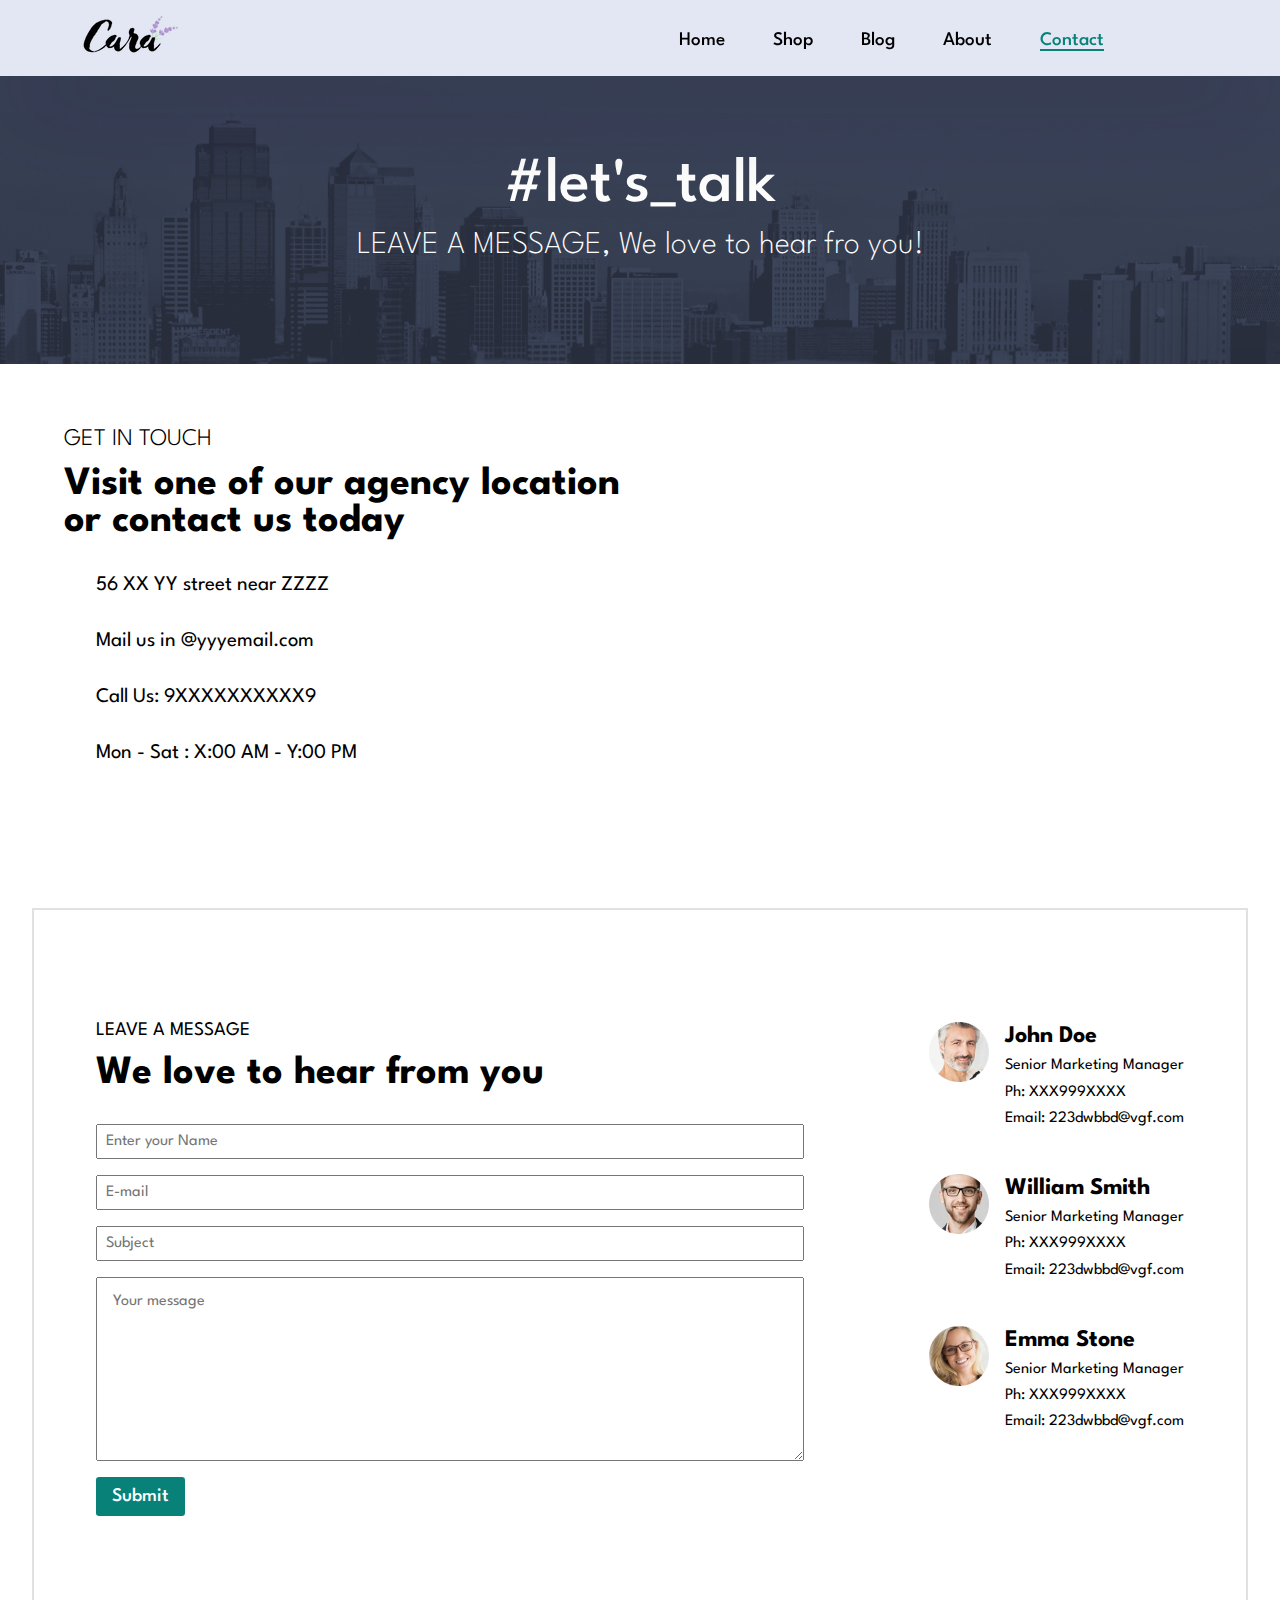
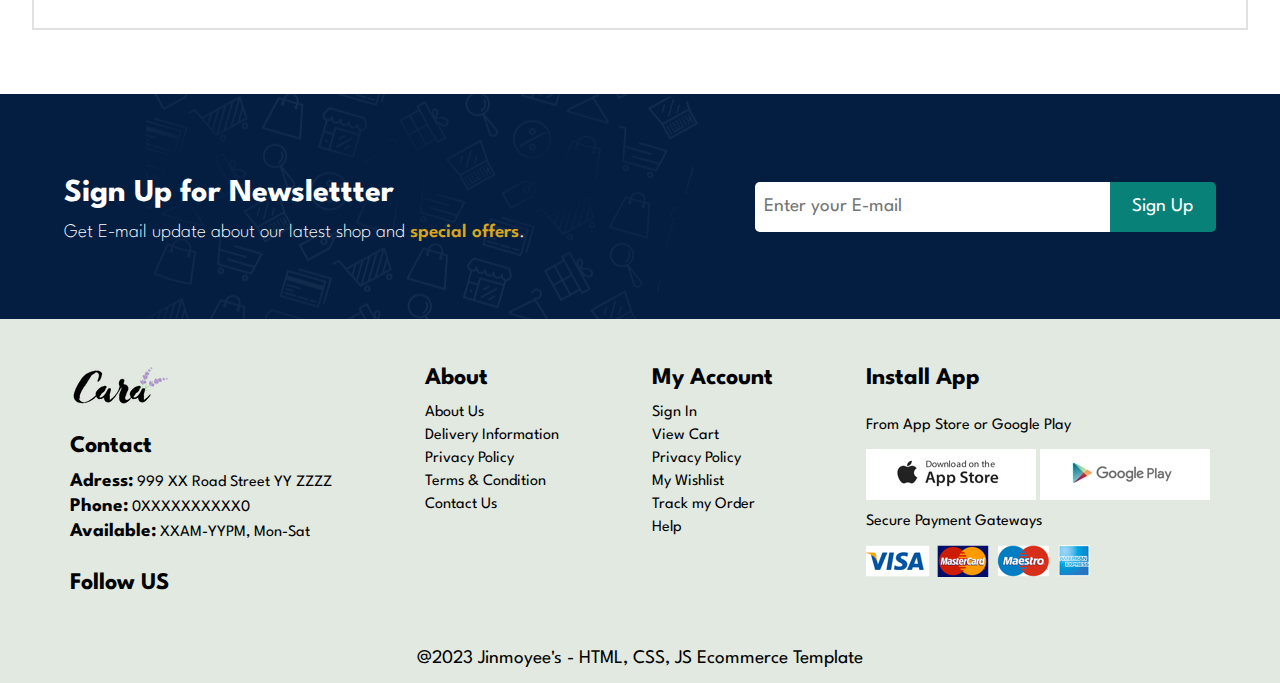
<file: contact.html>
<!DOCTYPE html>
<html lang="en">

<head>
    <meta charset="UTF-8">
    <meta name="description" content="An Ecommerce Website">
    <meta name="viewport" content="width=device-width,initial-scale=1.0">
    <meta name="author" content="Jinmoyee Thakuria">
    <link rel="stylesheet" href="https://cdnjs.cloudflare.com/ajax/libs/font-awesome/6.4.0/css/all.min.css"
        integrity="sha512-iecdLmaskl7CVkqkXNQ/ZH/XLlvWZOJyj7Yy7tcenmpD1ypASozpmT/E0iPtmFIB46ZmdtAc9eNBvH0H/ZpiBw=="
        crossorigin="anonymous" referrerpolicy="no-referrer" />
    <link rel="stylesheet" href="index.css">
    <title>Cura</title>
</head>

<body>
    <header>
        <div class="head">
            <div class="logo">
                <img src="img/logo.png" alt="Logo">
            </div>
            <div class="lists drop">
                <ul id="lists">
                    <i class="fa-solid fa-xmark" id="cross"></i>
                    <li><a href="index.html">Home</a></li>
                    <li><a href="shop.html">Shop</a></li>
                    <li><a href="blog.html">Blog</a></li>
                    <li><a href="about.html">About</a></li>
                    <li><a href="contact.html"
                            class="active">Contact</a></li>
                            <li><a href="cart.html"><i class="fa-sharp fa-solid fa-bag-shopping cart-active bag"></i></a></li>
                </ul>
            </div>
        </div>
        <div class="mobile">
            <i class="fa-sharp fa-solid fa-bag-shopping"></i>
            <i id="bar" class="fas fa-outdent"></i>
        </div>
    </header>
    <main>
        <section id="page-header" class="about-header">
            <h2>#let's_talk</h2>
            <p>LEAVE A MESSAGE, We love to hear fro you!</p>
        </section>

        <section id="contact-details">
            <div class="details">
                <div class="all-details">
                    <h5>GET IN TOUCH</h5>
                    <h1>Visit one of our agency location or contact us today</h1>
                    <li>
                        <i class="fa-solid fa-building"></i>
                        <p>56 XX YY street near ZZZZ</p>
                    </li>
                    <li>
                        <i class="fa-regular fa-envelope"></i>
                        <p>Mail us in @yyyemail.com</p>
                    </li>
                    <li>
                        <i class="fa-solid fa-phone"></i>
                        <p>Call Us: 9XXXXXXXXXX9</p>
                    </li>
                    <li>
                        <i class="fa-regular fa-clock"></i>
                        <p>Mon - Sat : X:00 AM - Y:00 PM</p>
                    </li>
                </div>
            </div>
            <div class="map">
                <iframe
                    src="https://www.google.com/maps/embed?pb=!1m18!1m12!1m3!1d95795.10821490969!2d91.2812121141711!3d26.007228598753432!2m3!1f0!2f0!3f0!3m2!1i1024!2i768!4f13.1!3m3!1m2!1s0x375a5a287f9133ff%3A0x2bbd1332436bde32!2sGuwahati%2C%20Assam!5e0!3m2!1sen!2sin!4v1687124247409!5m2!1sen!2sin"
                    width="600" height="450" style="border:0;" allowfullscreen="" loading="lazy"
                    referrerpolicy="no-referrer-when-downgrade"></iframe>
            </div>
        </section>

        <section id="form-details">
            <form action="">
                <span>LEAVE A MESSAGE</span>
                <h2>We love to hear from you</h2>
                <div class="input-tags">
                    <input type="text" placeholder="Enter your Name">
                    <input type="text" placeholder="E-mail">
                    <input type="text" placeholder="Subject">
                    <textarea name="" id="texts" cols="30" rows="10" placeholder="Your message"></textarea>
                </div>
                <button>Submit</button>
            </form>

            <div class="people">
                <div class="all-peoples">
                    <div class="image">
                        <img src="img/people/1.png" alt="" height="60px">
                    </div>
                    <div class="helpers">
                        <h2>John Doe</h2>
                        <p>Senior Marketing Manager</p>
                        <p>Ph: XXX999XXXX</p>
                        <p>Email: 223dwbbd@vgf.com</p>
                    </div>
                </div>

                <div class="all-peoples">
                    <div class="image">
                        <img src="img/people/2.png" alt="" height="60px">
                    </div>
                    <div class="helpers">
                        <h2>William Smith</h2>
                        <p>Senior Marketing Manager</p>
                        <p>Ph: XXX999XXXX</p>
                        <p>Email: 223dwbbd@vgf.com</p>
                    </div>
                </div>

                <div class="all-peoples">
                    <div class="image">
                        <img src="img/people/3.png" alt="" height="60px">
                    </div>
                    <div class="helpers">
                        <h2>Emma Stone</h2>
                        <p>Senior Marketing Manager</p>
                        <p>Ph: XXX999XXXX</p>
                        <p>Email: 223dwbbd@vgf.com</p>
                    </div>
                </div>
            </div>
        </section>

        <section class="newsLettter">
            <div class="sign-up">
                <h3>Sign Up for Newslettter</h3>
                <p>Get E-mail update about our latest shop and <span>special offers</span>.</p>
            </div>
            <div class="input-tag">
                <input type="text" placeholder="Enter your E-mail">
                <button>Sign Up</button>
            </div>
        </section>

    </main>
    <footer>
        <section class="about-cara">
            <div class="contact">
                <div class="logo"><img src="img/logo.png" alt=""></div>
                <div class="contact-list">
                    <h2>Contact</h2>
                    <p><span>Adress:</span> 999 XX Road Street YY ZZZZ</p>
                    <p><span>Phone:</span> 0XXXXXXXXXX0</p>
                    <p><span>Available:</span> XXAM-YYPM, Mon-Sat</p>
                </div>
                <div class="follow">
                    <h2>Follow US</h2>
                    <ul>
                        <li><i class="fa-brands fa-facebook-f"></i></li>
                        <li><i class="fa-brands fa-twitter"></i></li>
                        <li><i class="fa-brands fa-instagram"></i></li>
                        <li><i class="fa-brands fa-linkedin"></i></li>
                        <li><i class="fa-brands fa-youtube"></i></li>
                    </ul>
                </div>
            </div>

            <div class="about">
                <h2>About</h2>
                <ul>
                    <li>About Us</li>
                    <li>Delivery Information</li>
                    <li>Privacy Policy</li>
                    <li>Terms & Condition</li>
                    <li>Contact Us</li>
                </ul>
            </div>

            <div class="account">
                <h2>My Account</h2>
                <ul>
                    <li>Sign In</li>
                    <li>View Cart</li>
                    <li>Privacy Policy</li>
                    <li>My Wishlist</li>
                    <li>Track my Order</li>
                    <li>Help</li>
                </ul>
            </div>

            <div class="app">
                <h2>Install App</h2>
                <p>From App Store or Google Play</p>
                <div class="buttons-tags">
                    <button><img src="img/pay/app.jpg" alt=""></button>
                    <button><img src="img/pay/play.jpg" alt=""></button>
                </div>

                <div class="payments">
                    <p>Secure Payment Gateways</p>
                    <div class="img">
                        <img src="img/pay/pay.png" alt="">
                    </div>
                </div>
            </div>
        </section>

        <section class="last-tag">
            @2023 Jinmoyee's - HTML, CSS, JS Ecommerce Template
        </section>
    </footer>
    <script src="index.js"></script>
</body>

</html>
</file>
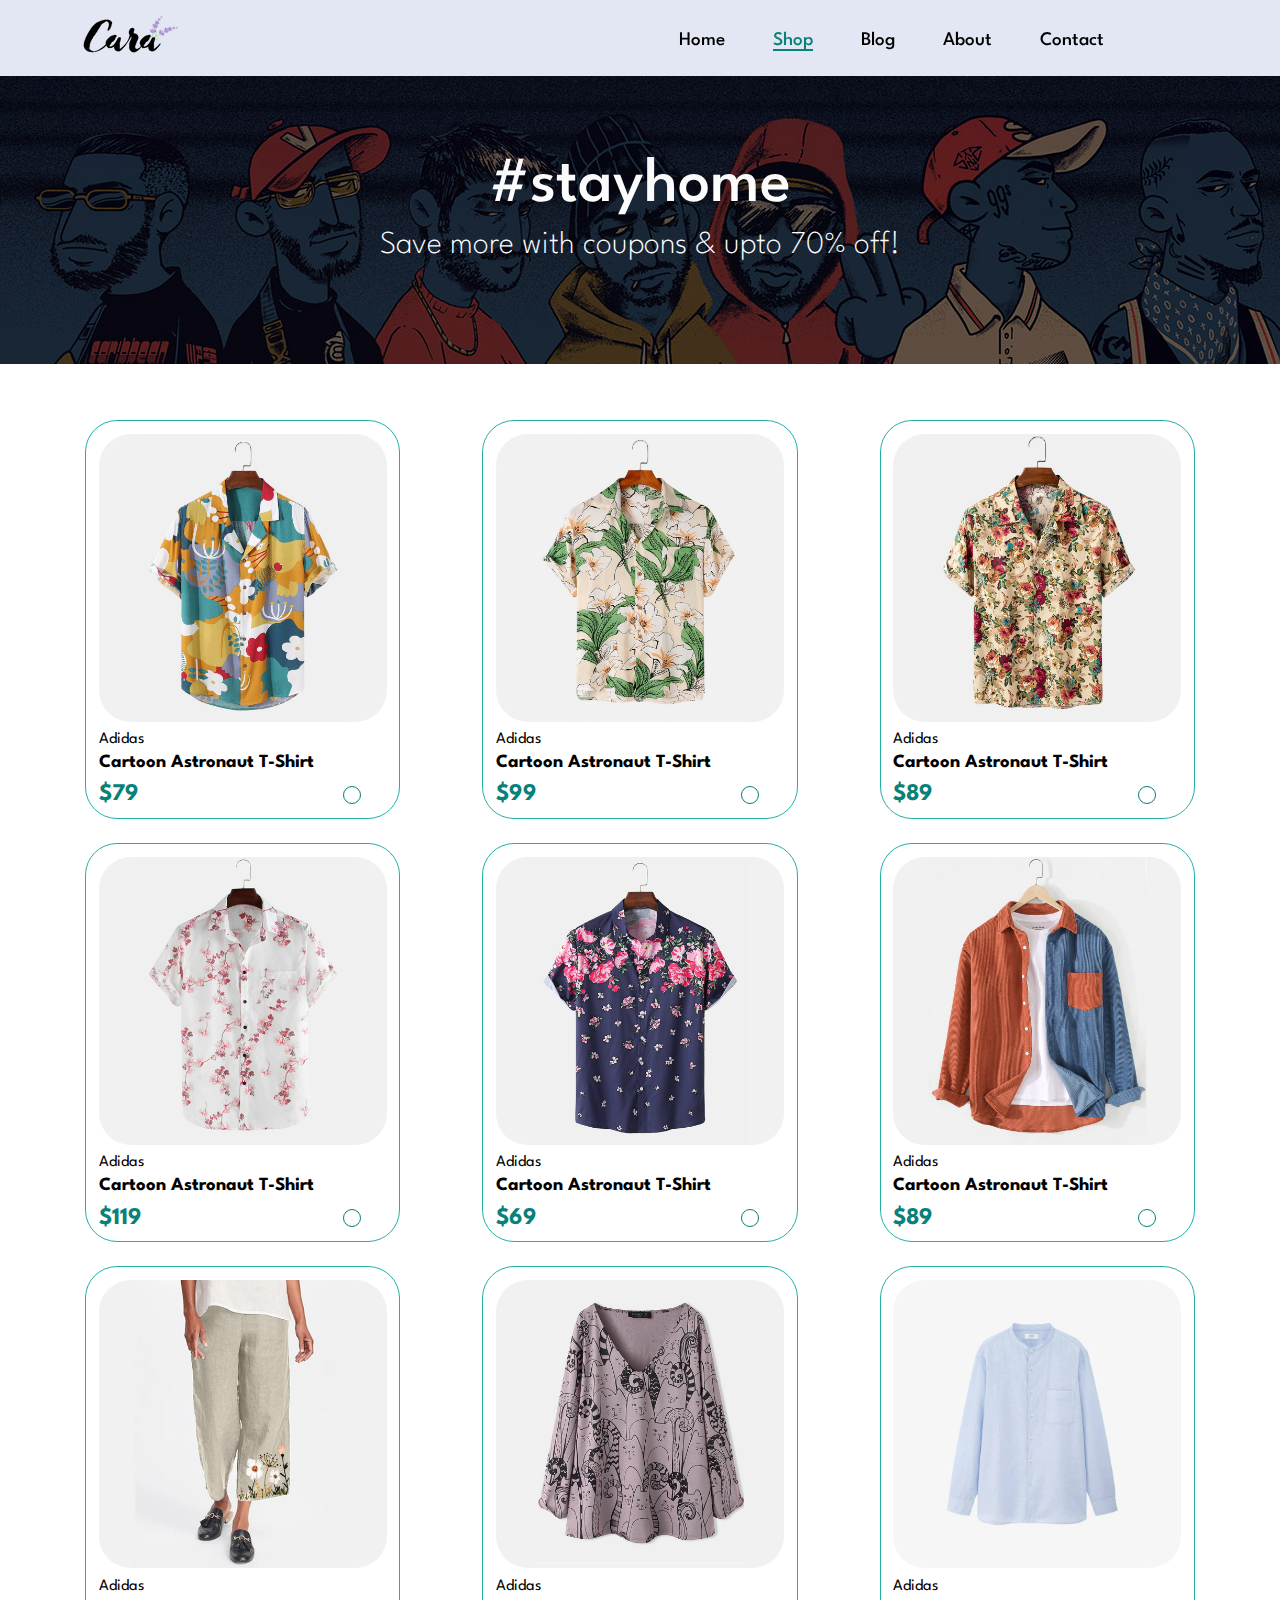
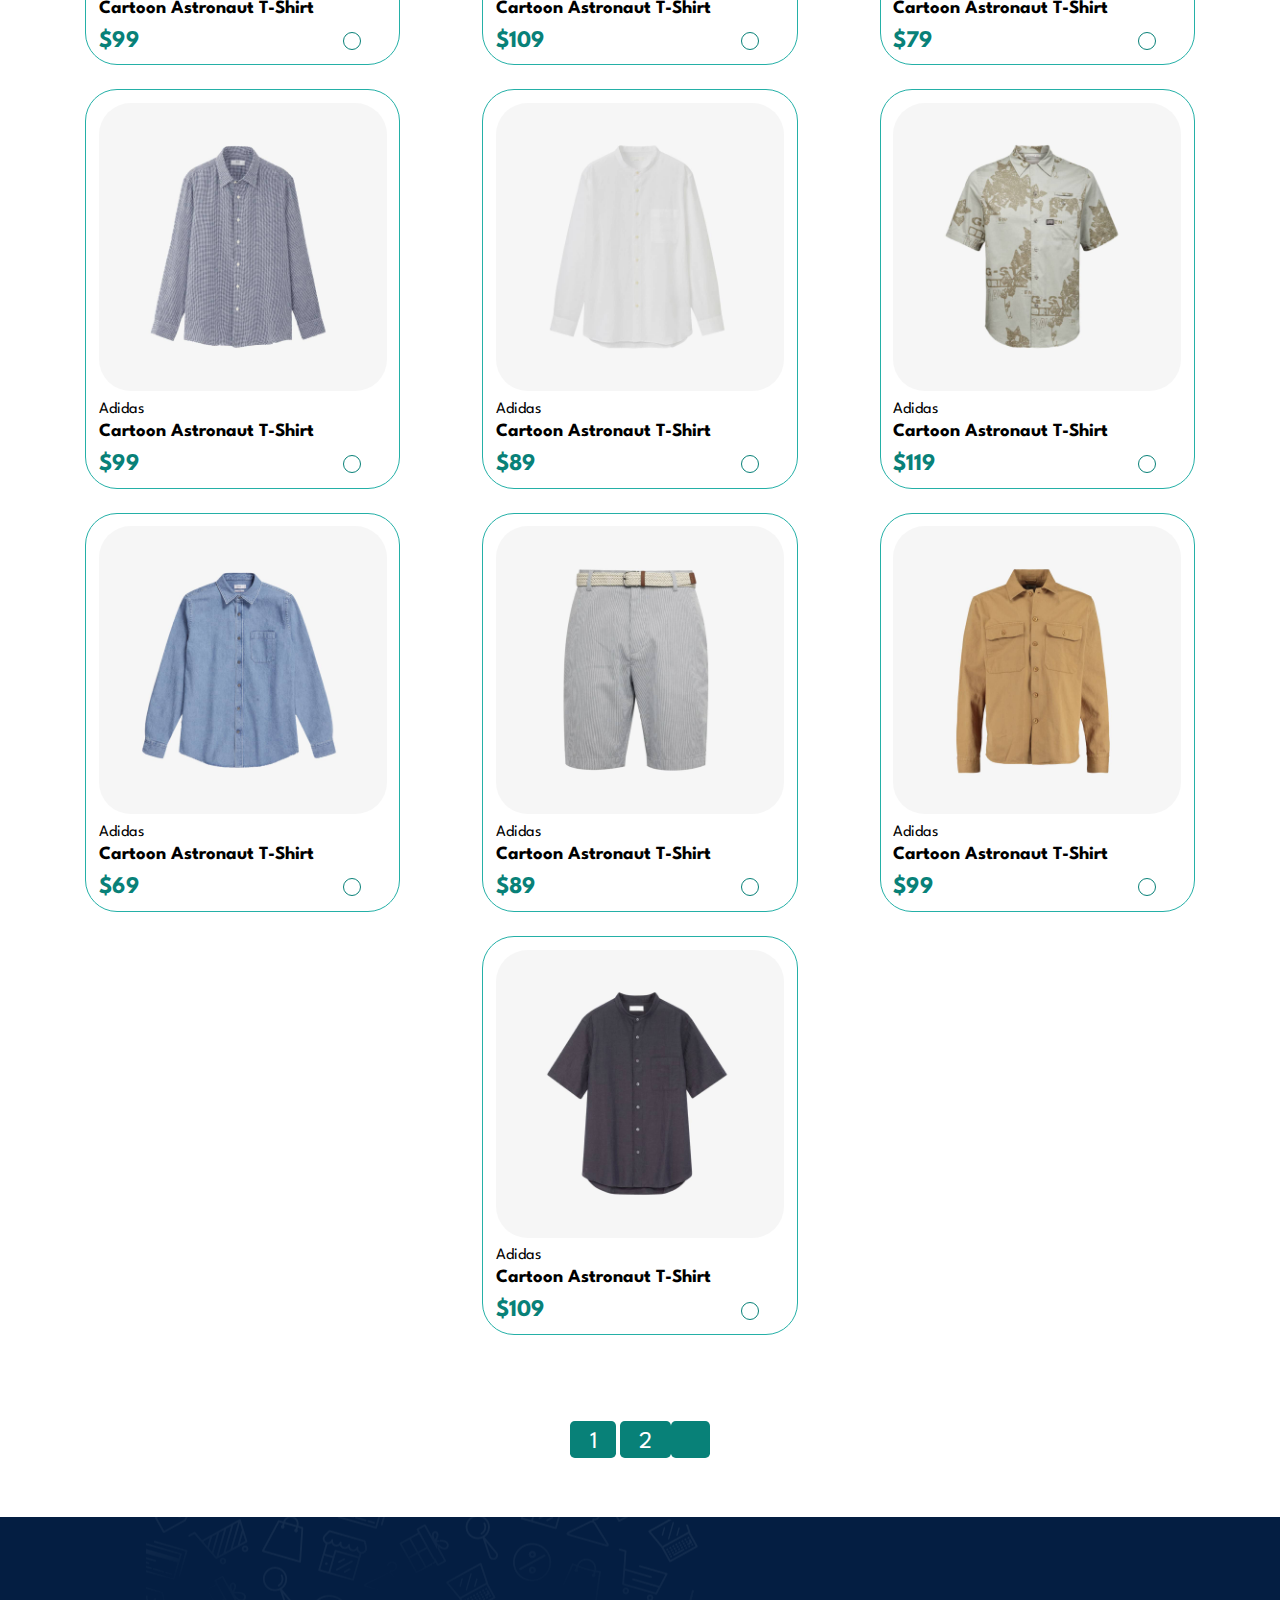
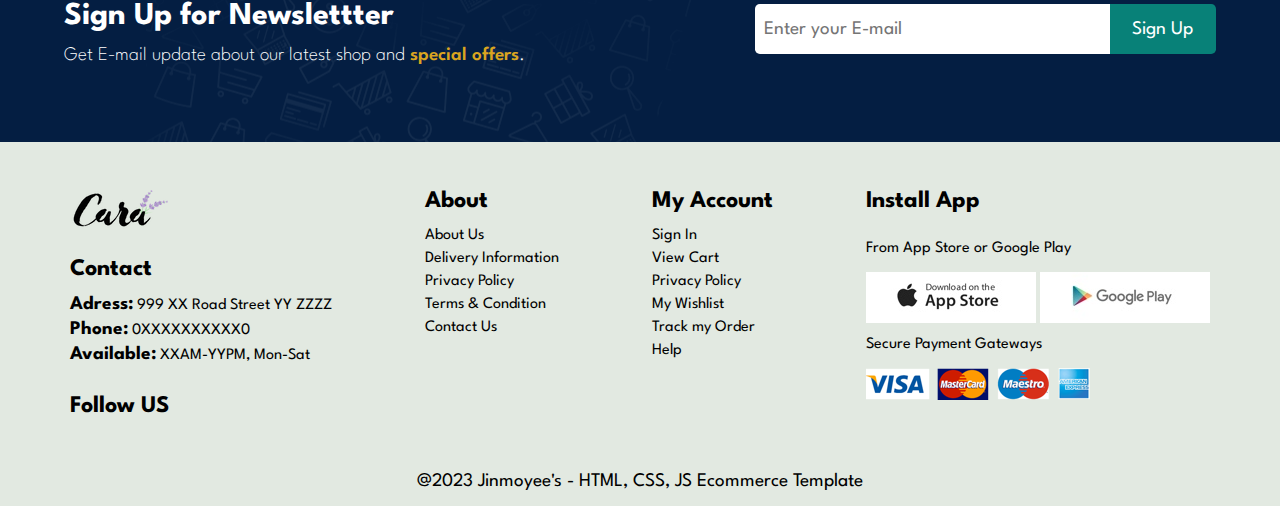
<file: shop.html>
<!DOCTYPE html>
<html lang="en">

<head>
    <meta charset="UTF-8">
    <meta name="description" content="An Ecommerce Website">
    <meta name="viewport" content="width=device-width,initial-scale=1.0">
    <meta name="author" content="Jinmoyee Thakuria">
    <link rel="stylesheet" href="https://cdnjs.cloudflare.com/ajax/libs/font-awesome/6.4.0/css/all.min.css"
        integrity="sha512-iecdLmaskl7CVkqkXNQ/ZH/XLlvWZOJyj7Yy7tcenmpD1ypASozpmT/E0iPtmFIB46ZmdtAc9eNBvH0H/ZpiBw=="
        crossorigin="anonymous" referrerpolicy="no-referrer" />
    <link rel="stylesheet" href="index.css">
    <title>Cura</title>
</head>

<body>
    <header>
        <div class="head">
            <div class="logo">
                <img src="img/logo.png" alt="Logo">
            </div>
            <div class="lists drop">
                <ul id="lists">
                    <i class="fa-solid fa-xmark" id="cross"></i>
                    <li><a href="index.html">Home</a></li>
                    <li><a href="shop.html" class="active">Shop</a></li>
                    <li><a href="blog.html">Blog</a></li>
                    <li><a href="about.html">About</a></li>
                    <li><a href="contact.html">Contact</a></li>
                    <li><a href="cart.html"><i class="fa-sharp fa-solid fa-bag-shopping cart-active bag"></i></a></li>
                </ul>
            </div>
        </div>
        <div class="mobile">
            <i class="fa-sharp fa-solid fa-bag-shopping"></i>
            <i id="bar" class="fas fa-outdent"></i>
        </div>
    </header>
    <main>
        <section id="page-header">
            <h2>#stayhome</h2>
            <p>Save more with coupons & upto 70% off!</p>
        </section>

        <section class="product1 section-1">
            <div class="all-products" id="shop-products">
                <div class="product" onclick="window.location.href='sproduct.html'">
                    <div class="product-image">
                        <img src="img/products/f1.jpg" alt="">
                    </div>
                    <div class="brand-value">
                        <p>Adidas</p>
                        <h3>Cartoon Astronaut T-Shirt</h3>
                    </div>
                    <div class="stars">
                        <i class="fa-solid fa-star"></i>
                        <i class="fa-solid fa-star"></i>
                        <i class="fa-solid fa-star"></i>
                        <i class="fa-solid fa-star"></i>
                        <i class="fa-solid fa-star"></i>
                    </div>
                    <div class="lower">
                        <div class="price">$79</div>
                        <div class="cart">
                            <i class="fa-solid fa-cart-shopping"></i>
                        </div>
                    </div>
                </div>

                <div class="product">
                    <div class="product-image">
                        <img src="img/products/f2.jpg" alt="">
                    </div>
                    <div class="brand-value">
                        <p>Adidas</p>
                        <h3>Cartoon Astronaut T-Shirt</h3>
                    </div>
                    <div class="stars">
                        <i class="fa-solid fa-star"></i>
                        <i class="fa-solid fa-star"></i>
                        <i class="fa-solid fa-star"></i>
                        <i class="fa-solid fa-star"></i>
                        <i class="fa-solid fa-star"></i>
                    </div>
                    <div class="lower">
                        <div class="price">$99</div>
                        <div class="cart">
                            <i class="fa-solid fa-cart-shopping"></i>
                        </div>
                    </div>
                </div>

                <div class="product">
                    <div class="product-image">
                        <img src="img/products/f3.jpg" alt="">
                    </div>
                    <div class="brand-value">
                        <p>Adidas</p>
                        <h3>Cartoon Astronaut T-Shirt</h3>
                    </div>
                    <div class="stars">
                        <i class="fa-solid fa-star"></i>
                        <i class="fa-solid fa-star"></i>
                        <i class="fa-solid fa-star"></i>
                        <i class="fa-solid fa-star"></i>
                        <i class="fa-solid fa-star"></i>
                    </div>
                    <div class="lower">
                        <div class="price">$89</div>
                        <div class="cart">
                            <i class="fa-solid fa-cart-shopping"></i>
                        </div>
                    </div>
                </div>


                <div class="product">
                    <div class="product-image">
                        <img src="img/products/f4.jpg" alt="">
                    </div>
                    <div class="brand-value">
                        <p>Adidas</p>
                        <h3>Cartoon Astronaut T-Shirt</h3>
                    </div>
                    <div class="stars">
                        <i class="fa-solid fa-star"></i>
                        <i class="fa-solid fa-star"></i>
                        <i class="fa-solid fa-star"></i>
                        <i class="fa-solid fa-star"></i>
                        <i class="fa-solid fa-star"></i>
                    </div>
                    <div class="lower">
                        <div class="price">$119</div>
                        <div class="cart">
                            <i class="fa-solid fa-cart-shopping"></i>
                        </div>
                    </div>
                </div>


                <div class="product">
                    <div class="product-image">
                        <img src="img/products/f5.jpg" alt="">
                    </div>
                    <div class="brand-value">
                        <p>Adidas</p>
                        <h3>Cartoon Astronaut T-Shirt</h3>
                    </div>
                    <div class="stars">
                        <i class="fa-solid fa-star"></i>
                        <i class="fa-solid fa-star"></i>
                        <i class="fa-solid fa-star"></i>
                        <i class="fa-solid fa-star"></i>
                        <i class="fa-solid fa-star"></i>
                    </div>
                    <div class="lower">
                        <div class="price">$69</div>
                        <div class="cart">
                            <i class="fa-solid fa-cart-shopping"></i>
                        </div>
                    </div>
                </div>

                <div class="product">
                    <div class="product-image">
                        <img src="img/products/f6.jpg" alt="">
                    </div>
                    <div class="brand-value">
                        <p>Adidas</p>
                        <h3>Cartoon Astronaut T-Shirt</h3>
                    </div>
                    <div class="stars">
                        <i class="fa-solid fa-star"></i>
                        <i class="fa-solid fa-star"></i>
                        <i class="fa-solid fa-star"></i>
                        <i class="fa-solid fa-star"></i>
                        <i class="fa-solid fa-star"></i>
                    </div>
                    <div class="lower">
                        <div class="price">$89</div>
                        <div class="cart">
                            <i class="fa-solid fa-cart-shopping"></i>
                        </div>
                    </div>
                </div>


                <div class="product">
                    <div class="product-image">
                        <img src="img/products/f7.jpg" alt="">
                    </div>
                    <div class="brand-value">
                        <p>Adidas</p>
                        <h3>Cartoon Astronaut T-Shirt</h3>
                    </div>
                    <div class="stars">
                        <i class="fa-solid fa-star"></i>
                        <i class="fa-solid fa-star"></i>
                        <i class="fa-solid fa-star"></i>
                        <i class="fa-solid fa-star"></i>
                        <i class="fa-solid fa-star"></i>
                    </div>
                    <div class="lower">
                        <div class="price">$99</div>
                        <div class="cart">
                            <i class="fa-solid fa-cart-shopping"></i>
                        </div>
                    </div>
                </div>


                <div class="product">
                    <div class="product-image">
                        <img src="img/products/f8.jpg" alt="">
                    </div>
                    <div class="brand-value">
                        <p>Adidas</p>
                        <h3>Cartoon Astronaut T-Shirt</h3>
                    </div>
                    <div class="stars">
                        <i class="fa-solid fa-star"></i>
                        <i class="fa-solid fa-star"></i>
                        <i class="fa-solid fa-star"></i>
                        <i class="fa-solid fa-star"></i>
                        <i class="fa-solid fa-star"></i>
                    </div>
                    <div class="lower">
                        <div class="price">$109</div>
                        <div class="cart">
                            <i class="fa-solid fa-cart-shopping"></i>
                        </div>
                    </div>
                </div>


                <div class="product">
                    <div class="product-image">
                        <img src="img/products/n1.jpg" alt="">
                    </div>
                    <div class="brand-value">
                        <p>Adidas</p>
                        <h3>Cartoon Astronaut T-Shirt</h3>
                    </div>
                    <div class="stars">
                        <i class="fa-solid fa-star"></i>
                        <i class="fa-solid fa-star"></i>
                        <i class="fa-solid fa-star"></i>
                        <i class="fa-solid fa-star"></i>
                        <i class="fa-solid fa-star"></i>
                    </div>
                    <div class="lower">
                        <div class="price">$79</div>
                        <div class="cart">
                            <i class="fa-solid fa-cart-shopping"></i>
                        </div>
                    </div>
                </div>

                <div class="product">
                    <div class="product-image">
                        <img src="img/products/n2.jpg" alt="">
                    </div>
                    <div class="brand-value">
                        <p>Adidas</p>
                        <h3>Cartoon Astronaut T-Shirt</h3>
                    </div>
                    <div class="stars">
                        <i class="fa-solid fa-star"></i>
                        <i class="fa-solid fa-star"></i>
                        <i class="fa-solid fa-star"></i>
                        <i class="fa-solid fa-star"></i>
                        <i class="fa-solid fa-star"></i>
                    </div>
                    <div class="lower">
                        <div class="price">$99</div>
                        <div class="cart">
                            <i class="fa-solid fa-cart-shopping"></i>
                        </div>
                    </div>
                </div>

                <div class="product">
                    <div class="product-image">
                        <img src="img/products/n3.jpg" alt="">
                    </div>
                    <div class="brand-value">
                        <p>Adidas</p>
                        <h3>Cartoon Astronaut T-Shirt</h3>
                    </div>
                    <div class="stars">
                        <i class="fa-solid fa-star"></i>
                        <i class="fa-solid fa-star"></i>
                        <i class="fa-solid fa-star"></i>
                        <i class="fa-solid fa-star"></i>
                        <i class="fa-solid fa-star"></i>
                    </div>
                    <div class="lower">
                        <div class="price">$89</div>
                        <div class="cart">
                            <i class="fa-solid fa-cart-shopping"></i>
                        </div>
                    </div>
                </div>


                <div class="product">
                    <div class="product-image">
                        <img src="img/products/n4.jpg" alt="">
                    </div>
                    <div class="brand-value">
                        <p>Adidas</p>
                        <h3>Cartoon Astronaut T-Shirt</h3>
                    </div>
                    <div class="stars">
                        <i class="fa-solid fa-star"></i>
                        <i class="fa-solid fa-star"></i>
                        <i class="fa-solid fa-star"></i>
                        <i class="fa-solid fa-star"></i>
                        <i class="fa-solid fa-star"></i>
                    </div>
                    <div class="lower">
                        <div class="price">$119</div>
                        <div class="cart">
                            <i class="fa-solid fa-cart-shopping"></i>
                        </div>
                    </div>
                </div>


                <div class="product">
                    <div class="product-image">
                        <img src="img/products/n5.jpg" alt="">
                    </div>
                    <div class="brand-value">
                        <p>Adidas</p>
                        <h3>Cartoon Astronaut T-Shirt</h3>
                    </div>
                    <div class="stars">
                        <i class="fa-solid fa-star"></i>
                        <i class="fa-solid fa-star"></i>
                        <i class="fa-solid fa-star"></i>
                        <i class="fa-solid fa-star"></i>
                        <i class="fa-solid fa-star"></i>
                    </div>
                    <div class="lower">
                        <div class="price">$69</div>
                        <div class="cart">
                            <i class="fa-solid fa-cart-shopping"></i>
                        </div>
                    </div>
                </div>

                <div class="product">
                    <div class="product-image">
                        <img src="img/products/n6.jpg" alt="">
                    </div>
                    <div class="brand-value">
                        <p>Adidas</p>
                        <h3>Cartoon Astronaut T-Shirt</h3>
                    </div>
                    <div class="stars">
                        <i class="fa-solid fa-star"></i>
                        <i class="fa-solid fa-star"></i>
                        <i class="fa-solid fa-star"></i>
                        <i class="fa-solid fa-star"></i>
                        <i class="fa-solid fa-star"></i>
                    </div>
                    <div class="lower">
                        <div class="price">$89</div>
                        <div class="cart">
                            <i class="fa-solid fa-cart-shopping"></i>
                        </div>
                    </div>
                </div>


                <div class="product">
                    <div class="product-image">
                        <img src="img/products/n7.jpg" alt="">
                    </div>
                    <div class="brand-value">
                        <p>Adidas</p>
                        <h3>Cartoon Astronaut T-Shirt</h3>
                    </div>
                    <div class="stars">
                        <i class="fa-solid fa-star"></i>
                        <i class="fa-solid fa-star"></i>
                        <i class="fa-solid fa-star"></i>
                        <i class="fa-solid fa-star"></i>
                        <i class="fa-solid fa-star"></i>
                    </div>
                    <div class="lower">
                        <div class="price">$99</div>
                        <div class="cart">
                            <i class="fa-solid fa-cart-shopping"></i>
                        </div>
                    </div>
                </div>


                <div class="product">
                    <div class="product-image">
                        <img src="img/products/n8.jpg" alt="">
                    </div>
                    <div class="brand-value">
                        <p>Adidas</p>
                        <h3>Cartoon Astronaut T-Shirt</h3>
                    </div>
                    <div class="stars">
                        <i class="fa-solid fa-star"></i>
                        <i class="fa-solid fa-star"></i>
                        <i class="fa-solid fa-star"></i>
                        <i class="fa-solid fa-star"></i>
                        <i class="fa-solid fa-star"></i>
                    </div>
                    <div class="lower">
                        <div class="price">$109</div>
                        <div class="cart">
                            <i class="fa-solid fa-cart-shopping"></i>
                        </div>
                    </div>
                </div>
            </div>
        </section>

        <section id="pagination" class="product1">
            <a href="#">1</a>
            <a href="#">2</a>
            <a href="#"><i class="fa-solid fa-arrow-right"></i></a>
        </section>
        <section class="newsLettter">
            <div class="sign-up">
                <h3>Sign Up for Newslettter</h3>
                <p>Get E-mail update about our latest shop and <span>special offers</span>.</p>
            </div>
            <div class="input-tag">
                <input type="text" placeholder="Enter your E-mail">
                <button>Sign Up</button>
            </div>
        </section>
    </main>
    <footer>
        <section class="about-cara">
            <div class="contact">
                <div class="logo"><img src="img/logo.png" alt=""></div>
                <div class="contact-list">
                    <h2>Contact</h2>
                    <p><span>Adress:</span> 999 XX Road Street YY ZZZZ</p>
                    <p><span>Phone:</span> 0XXXXXXXXXX0</p>
                    <p><span>Available:</span> XXAM-YYPM, Mon-Sat</p>
                </div>
                <div class="follow">
                    <h2>Follow US</h2>
                    <ul>
                        <li><i class="fa-brands fa-facebook-f"></i></li>
                        <li><i class="fa-brands fa-twitter"></i></li>
                        <li><i class="fa-brands fa-instagram"></i></li>
                        <li><i class="fa-brands fa-linkedin"></i></li>
                        <li><i class="fa-brands fa-youtube"></i></li>
                    </ul>
                </div>
            </div>

            <div class="about">
                <h2>About</h2>
                <ul>
                    <li>About Us</li>
                    <li>Delivery Information</li>
                    <li>Privacy Policy</li>
                    <li>Terms & Condition</li>
                    <li>Contact Us</li>
                </ul>
            </div>

            <div class="account">
                <h2>My Account</h2>
                <ul>
                    <li>Sign In</li>
                    <li>View Cart</li>
                    <li>Privacy Policy</li>
                    <li>My Wishlist</li>
                    <li>Track my Order</li>
                    <li>Help</li>
                </ul>
            </div>

            <div class="app">
                <h2>Install App</h2>
                <p>From App Store or Google Play</p>
                <div class="buttons-tags">
                    <button><img src="img/pay/app.jpg" alt=""></button>
                    <button><img src="img/pay/play.jpg" alt=""></button>
                </div>

                <div class="payments">
                    <p>Secure Payment Gateways</p>
                    <div class="img">
                        <img src="img/pay/pay.png" alt="">
                    </div>
                </div>
            </div>
        </section>

        <section class="last-tag">
            @2023 Jinmoyee's - HTML, CSS, JS Ecommerce Template
        </section>
    </footer>
    <script src="index.js"></script>
</body>

</html>
</file>
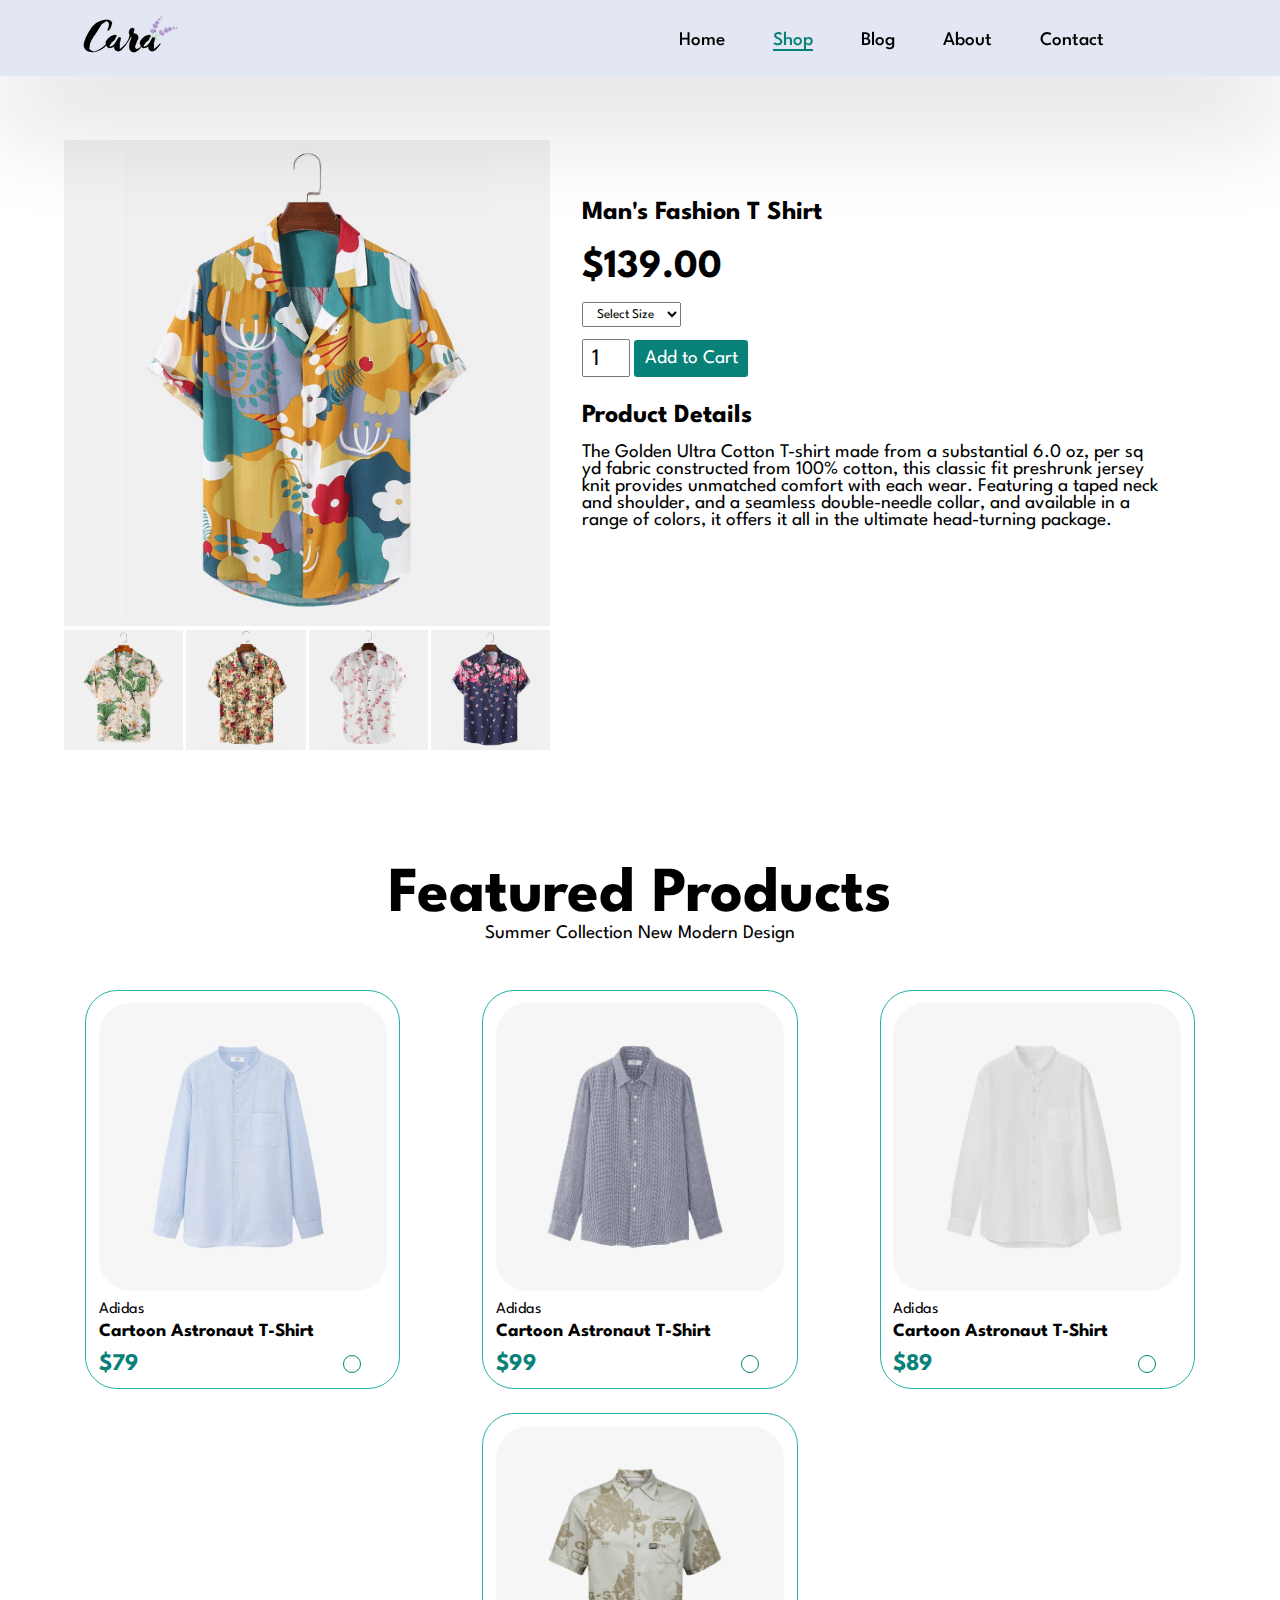
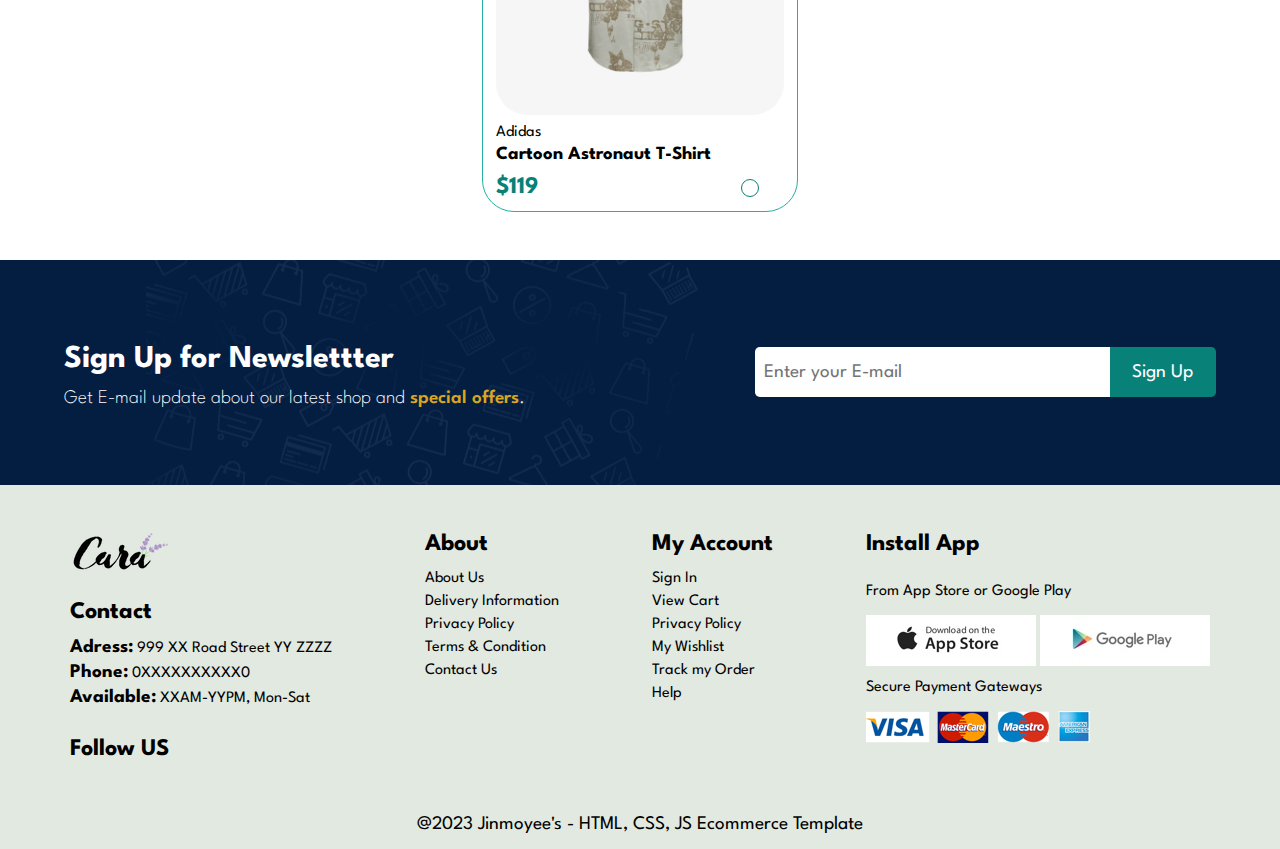
<file: sproduct.html>
<!DOCTYPE html>
<html lang="en">

<head>
    <meta charset="UTF-8">
    <meta name="description" content="An Ecommerce Website">
    <meta name="viewport" content="width=device-width,initial-scale=1.0">
    <meta name="author" content="Jinmoyee Thakuria">
    <link rel="stylesheet" href="https://cdnjs.cloudflare.com/ajax/libs/font-awesome/6.4.0/css/all.min.css"
        integrity="sha512-iecdLmaskl7CVkqkXNQ/ZH/XLlvWZOJyj7Yy7tcenmpD1ypASozpmT/E0iPtmFIB46ZmdtAc9eNBvH0H/ZpiBw=="
        crossorigin="anonymous" referrerpolicy="no-referrer" />
    <link rel="stylesheet" href="index.css">
    <title>Cura</title>
</head>

<body>
    <header>
        <div class="head">
            <div class="logo">
                <img src="img/logo.png" alt="Logo">
            </div>
            <div class="lists drop">
                <ul id="lists">
                    <i class="fa-solid fa-xmark" id="cross"></i>
                    <li><a href="index.html">Home</a></li>
                    <li><a href="shop.html" class="active">Shop</a></li>
                    <li><a href="blog.html">Blog</a></li>
                    <li><a href="about.html">About</a></li>
                    <li><a href="contact.html">Contact</a></li>
                    <li><a href="cart.html"><i class="fa-sharp fa-solid fa-bag-shopping cart-active bag"></i></a></li>
                </ul>
            </div>
        </div>
        <div class="mobile">
            <i class="fa-sharp fa-solid fa-bag-shopping"></i>
            <i id="bar" class="fas fa-outdent"></i>
        </div>
    </header>
    <main>
        <section class="collection" id="t-shirt">
            <div class="shirts">
                <div class="single-pro-img">
                    <img src="img/products/f1.jpg" alt="" width="100%" id="main-img">
                    <div class="small-img">
                        <div  class="small-col-img">
                            <img src="img/products/f2.jpg" alt="" width="100%" class="images">
                        </div>

                        <div  class="small-col-img">
                            <img src="img/products/f3.jpg" alt="" width="100%" class="images">
                        </div>

                        <div  class="small-col-img">
                            <img src="img/products/f4.jpg" alt="" width="100%" class="images">
                        </div>

                        <div  class="small-col-img">
                            <img src="img/products/f5.jpg" alt="" width="100%" class="images">
                        </div>
                    </div>
                </div>
            </div>
            <div class="about">
                <h2>Man's Fashion T Shirt</h2>
                <h5>$139.00</h5>
                <select>
                    <option>Select Size</option>
                    <option>XL</option>
                    <option>XXL</option>
                    <option>Small</option>
                    <option>Large</option>
                </select>
                <br>
                <input type="number" value="1">
                <button>Add to Cart</button>
                <h4>Product Details</h4>
                <span>
                    The Golden Ultra Cotton T-shirt made from a substantial 6.0 oz, per sq yd fabric constructed from
                    100% cotton, this classic fit preshrunk jersey knit provides unmatched comfort with each wear.
                    Featuring a taped neck and shoulder, and a seamless double-needle collar, and available in a range
                    of colors, it offers it all in the ultimate head-turning package.
                </span>
            </div>
        </section>

        <section class="product1">
            <div class="product-head">
                <h2>Featured Products</h2>
                <p>Summer Collection New Modern Design</p>
            </div>
            <div class="all-products">

                <div class="product">
                    <div class="product-image">
                        <img src="img/products/n1.jpg" alt="">
                    </div>
                    <div class="brand-value">
                        <p>Adidas</p>
                        <h3>Cartoon Astronaut T-Shirt</h3>
                    </div>
                    <div class="stars">
                        <i class="fa-solid fa-star"></i>
                        <i class="fa-solid fa-star"></i>
                        <i class="fa-solid fa-star"></i>
                        <i class="fa-solid fa-star"></i>
                        <i class="fa-solid fa-star"></i>
                    </div>
                    <div class="lower">
                        <div class="price">$79</div>
                        <div class="cart">
                            <i class="fa-solid fa-cart-shopping"></i>
                        </div>
                    </div>
                </div>

                <div class="product">
                    <div class="product-image">
                        <img src="img/products/n2.jpg" alt="">
                    </div>
                    <div class="brand-value">
                        <p>Adidas</p>
                        <h3>Cartoon Astronaut T-Shirt</h3>
                    </div>
                    <div class="stars">
                        <i class="fa-solid fa-star"></i>
                        <i class="fa-solid fa-star"></i>
                        <i class="fa-solid fa-star"></i>
                        <i class="fa-solid fa-star"></i>
                        <i class="fa-solid fa-star"></i>
                    </div>
                    <div class="lower">
                        <div class="price">$99</div>
                        <div class="cart">
                            <i class="fa-solid fa-cart-shopping"></i>
                        </div>
                    </div>
                </div>

                <div class="product">
                    <div class="product-image">
                        <img src="img/products/n3.jpg" alt="">
                    </div>
                    <div class="brand-value">
                        <p>Adidas</p>
                        <h3>Cartoon Astronaut T-Shirt</h3>
                    </div>
                    <div class="stars">
                        <i class="fa-solid fa-star"></i>
                        <i class="fa-solid fa-star"></i>
                        <i class="fa-solid fa-star"></i>
                        <i class="fa-solid fa-star"></i>
                        <i class="fa-solid fa-star"></i>
                    </div>
                    <div class="lower">
                        <div class="price">$89</div>
                        <div class="cart">
                            <i class="fa-solid fa-cart-shopping"></i>
                        </div>
                    </div>
                </div>


                <div class="product">
                    <div class="product-image">
                        <img src="img/products/n4.jpg" alt="">
                    </div>
                    <div class="brand-value">
                        <p>Adidas</p>
                        <h3>Cartoon Astronaut T-Shirt</h3>
                    </div>
                    <div class="stars">
                        <i class="fa-solid fa-star"></i>
                        <i class="fa-solid fa-star"></i>
                        <i class="fa-solid fa-star"></i>
                        <i class="fa-solid fa-star"></i>
                        <i class="fa-solid fa-star"></i>
                    </div>
                    <div class="lower">
                        <div class="price">$119</div>
                        <div class="cart">
                            <i class="fa-solid fa-cart-shopping"></i>
                        </div>
                    </div>
                </div>
            </div>
        </section>
        <section class="newsLettter">
            <div class="sign-up">
                <h3>Sign Up for Newslettter</h3>
                <p>Get E-mail update about our latest shop and <span>special offers</span>.</p>
            </div>
            <div class="input-tag">
                <input type="text" placeholder="Enter your E-mail">
                <button>Sign Up</button>
            </div>
        </section>
    </main>
    <footer>
        <section class="about-cara">
            <div class="contact">
                <div class="logo"><img src="img/logo.png" alt=""></div>
                <div class="contact-list">
                    <h2>Contact</h2>
                    <p><span>Adress:</span> 999 XX Road Street YY ZZZZ</p>
                    <p><span>Phone:</span> 0XXXXXXXXXX0</p>
                    <p><span>Available:</span> XXAM-YYPM, Mon-Sat</p>
                </div>
                <div class="follow">
                    <h2>Follow US</h2>
                    <ul>
                        <li><i class="fa-brands fa-facebook-f"></i></li>
                        <li><i class="fa-brands fa-twitter"></i></li>
                        <li><i class="fa-brands fa-instagram"></i></li>
                        <li><i class="fa-brands fa-linkedin"></i></li>
                        <li><i class="fa-brands fa-youtube"></i></li>
                    </ul>
                </div>
            </div>

            <div class="about">
                <h2>About</h2>
                <ul>
                    <li>About Us</li>
                    <li>Delivery Information</li>
                    <li>Privacy Policy</li>
                    <li>Terms & Condition</li>
                    <li>Contact Us</li>
                </ul>
            </div>

            <div class="account">
                <h2>My Account</h2>
                <ul>
                    <li>Sign In</li>
                    <li>View Cart</li>
                    <li>Privacy Policy</li>
                    <li>My Wishlist</li>
                    <li>Track my Order</li>
                    <li>Help</li>
                </ul>
            </div>

            <div class="app">
                <h2>Install App</h2>
                <p>From App Store or Google Play</p>
                <div class="buttons-tags">
                    <button><img src="img/pay/app.jpg" alt=""></button>
                    <button><img src="img/pay/play.jpg" alt=""></button>
                </div>

                <div class="payments">
                    <p>Secure Payment Gateways</p>
                    <div class="img">
                        <img src="img/pay/pay.png" alt="">
                    </div>
                </div>
            </div>
        </section>

        <section class="last-tag">
            @2023 Jinmoyee's - HTML, CSS, JS Ecommerce Template
        </section>
    </footer>
    <script src="index.js"></script>
</body>

</html>
</file>
<file: index.css>
@import url('https://fonts.googleapis.com/css2?family=League+Spartan:wght@100;200;300;400;500;600;700;800;900&display=swap');

* {
    margin: 0px;
    padding: 0px;
    box-sizing: border-box;
    font-family: 'League Spartan', sans-serif;
}

body {
    scroll-behavior: smooth;
}

    /* Header Tag */

body header {
    position: sticky;
    top: 0;
    background: #e3e6f3;
    box-shadow: rgba(17, 12, 46, 0.15) 0px 48px 100px 0px;
    z-index: 999;
}

body header .head {
    display: flex;
    justify-content: space-between;
    padding: 1rem 5rem 1rem 5rem;
}

body header .mobile i {
    position: absolute;
    font-size: 2rem;
    display: none;
}

body header .mobile i:first-child {
    right: 8rem;
    top: 1.2rem;
}

body header .mobile i:last-child {
    right: 4rem;
    top: 1.3rem;
}

    /* Lists Class Tags under Header Tag*/

body header .head .lists {
    display: flex;
    padding-top: 1rem;
    position: relative;
}

body header .head .lists ul {
    display: flex;
}

body header .head .lists ul li {
    list-style: none;
    padding-right: 3rem;
    font-weight: 500;
    font-size: 1.2rem;
}

body header .head .lists ul li a {
    text-decoration: none;
    color: black;
    transition: 150ms ease-in-out;
}

body header .head .lists ul li .active {
    color: #088178;
    border-bottom: 2px solid #088178;
} 

    /* I Tag under Header Tag*/

body header .head .lists ul #cross {
    font-size: 2rem;
    cursor: pointer;
    position: absolute;
    display: none;
}
/*
body header .head .lists ul i:last-child{
    font-size: 1.2rem;
    cursor: pointer;
    position: absolute;
    left: 100%;
    bottom: 0.6rem;
    border-bottom: 3px solid transparent;
} */

body header .head .lists ul li a i {
    font-size: 1.2rem;
    cursor: pointer;
    position: absolute;
    left: 93%;
    bottom: 0.6rem;
    border-bottom: 3px solid transparent;
    transition: 150ms ease-in-out;
}

    /* Hover effect on header list and icon */

body header .head .lists ul li a:hover {
    color: #088178;
    border-bottom: 2px solid #088178;
} 


    /* Hero Class Tag under Main Tag */

body main .heroTag {
    display: flex;
    flex-direction: column;
    justify-content: center;
    height: 89.5vh;
    width: 100%;
    padding-left: 10rem;
    padding-top: 5rem;
    gap: 1rem;
    background-image: url(img/hero4.png);
    background-position: top 25% right 0%;
    background-size: cover;
    background-repeat: no-repeat;
}

body main .heroTag h5 {
    font-size: 1.5rem;
}

body main .heroTag h2 {
    font-size: 3.5rem;
}

body main .heroTag h2 span {
    display: flex;
    color: #088178;
}

body main .heroTag p {
    font-size: 1.2rem;
}

    /* Hero Tag Button (SHOP NOW) */

body main .heroTag .button button {
    background-image: url(img/button.png);
    background-color: transparent;
    border: none;
    background-repeat: no-repeat;
    background-position: center;
    padding: 15px 80px 15px 65px;
    cursor: pointer;
    font-weight: 700;
    font-size: 1.2rem;
    color: #088178;
}

    /* Features Class Tag under Main Tag */

body main .features .featured-box {
    display: flex;
    justify-content: space-around;
    padding-top: 4rem;
    padding-left: 2rem;
    padding-right: 2rem;
    gap: 1rem;
}

body main .features .featured-box .boxes {
    border: 1px solid #e1ebe339;
    box-shadow: rgba(100, 100, 111, 0.2) 0px 7px 29px 0px;
    text-align: center;
    padding: 2.5rem 0.5rem 0.5rem 0.5rem;
    border-radius: 0.2rem;
    cursor: pointer;
    transition: 400ms;
}

body main .features .featured-box .boxes img {
    width: 100%;
    margin-bottom: 10px;
}

    /*Featured box hover effect*/

body main .features .featured-box .boxes:hover {
    box-shadow: rgba(0, 0, 0, 0.35) 0px 5px 15px;
}

body main .features .featured-box .boxes h6 {
    padding: 9px 8px 6px 8px;
    color: #088178;
    font-size: 1rem;
    border-radius: 0.2rem;
}

    /* nth-child of boxex (h6)*/

body main .features .featured-box .boxes:nth-child(1) h6{
    background: rgb(244, 199, 206);
}

body main .features .featured-box .boxes:nth-child(2) h6{
    background: rgb(156, 232, 156)
}

body main .features .featured-box .boxes:nth-child(3) h6{
    background: rgb(161, 207, 235)
}

body main .features .featured-box .boxes:nth-child(4) h6{
    background: rgb(189, 174, 204)
}

body main .features .featured-box .boxes:nth-child(5) h6{
    background: rgb(197, 159, 191)
}

body main .features .featured-box .boxes:nth-child(6) h6{
    background: #ffdeb4
}

    /* Product1 section under Main section */

body main .product1 .product-head {
    text-align: center;
    padding-top: 3rem;
}

body main .product1 .product-head h2 {
    font-size: 4rem;
} 

body main .product1 .product-head p {
    font-size: 1.2rem;
    padding-bottom: 3rem;
} 

    /* All Products */

body main .product1 .all-products {
    display: flex;
    justify-content: space-around;
    row-gap: 1.5rem;
    flex-wrap: wrap;
    padding-left: 3rem;
    padding-right: 3rem;
    column-gap: 0.5rem;
}

body main .product1 .all-products .product {
    border: 1px solid #24b0a7;
    padding: 0.8rem;
    border-radius: 2rem;
    cursor: pointer;
    transition: 300ms;
}

body main .product1 .all-products .product:hover .lower .cart i {
    color: #088178;
}

body main .product1 .all-products .product .product-image img {
    height: 18rem;
    border-radius: 2rem;
    background-position: center;
}

body main .product1 .all-products .product .brand-value p,h3,.stars,.price {
    padding-top: 0.4rem;
}

body main .product1 .all-products .product .stars i {
    color: gold;
}

body main .product1 .all-products .product .lower .price {
    color: #088178;
    font-weight: 700;
    font-size: 1.5rem;
}

body main .product1 .all-products .product .lower {
    display: flex;
    justify-content: space-between;
    position: relative;
}

body main .product1 .all-products .product .lower .cart {
    font-size: 1.3rem;
    margin-right: 0.5rem;
    border-radius: 50%;
    border: 1px solid #088178;
    position: absolute;
    padding: 0.5rem;
    left: 15.3rem;
    bottom: 0.1rem;
    cursor: pointer;
}

body main .product1 .all-products .product .lower .cart i {
    transition: 0.3s;
}

body main .product1 .all-products .product:hover{
    box-shadow: #ced3d3 0px 8px 24px;

}

    /* Banner under Main Tag  */

body main .banner {
    margin-top: 3rem;
    background: url(img/banner/b2.jpg);
    color: #fff;
    text-align: center;
    width: 100%;
    height: 40vh;
    display: flex;
    justify-content: center;
    align-items: center;
    flex-direction: column;
    background-position: center;
    background-size: cover;
    font-size: 2rem;
}

body main .banner h4 {
    font-size: 1.4rem;
    padding-bottom: 2rem;
}

body main .banner h2 span {
    color: red;
}

body main .banner .button button {
    padding: 1rem;
    margin-top: 1.5rem;
    font-size: 1.1rem;
    font-weight: 500;
    background-color: #ffffff;
    color: rgb(32, 31, 31);
    border: none;
    border-radius: 0.2rem;
    transition: 400ms ease-in;
}

body main .banner .button button:hover {
    background-color: #088178;
    color: #fff;
    cursor: pointer;
    transition: 300ms ease-in;
}

body main #sm-banners {
    display: flex;
    justify-content: space-between;
    gap: 1rem;
    padding-top: 5rem;
    padding-left: 4rem;
    padding-right: 6rem;
}

body main #sm-banners .bannerTag {
    object-fit: cover;
} 

body main #sm-banners .banner-1 {
    background: url(img/banner/b17.jpg);
    background-size: cover;
    background-repeat: no-repeat;
    height: 50vh;
    min-width: 50%;
    cursor: pointer;
}

body main #sm-banners .banner-2 {
    background: url(img/banner/b10.jpg);
    background-repeat:no-repeat;
    background-size: cover;
    height: 50vh;
    min-width: 50%;
    margin-left: 1rem;
    cursor: pointer;
}

body main #sm-banners .banner-1, .banner-2 {
    background-position: 10% 10%;
    background-size: cover;
    display: flex;
    flex-direction: column;
    justify-content: center;
    color: #fff;
    padding-left: 2rem;
    font-size: 1.3rem;
    background-repeat: no-repeat;
} 

    /* Hover effect on banner buttons */

body main #sm-banners .banner-1:hover .button button {
    background-color: #088178;
    border: 1px solid #088178;
    transition: 300ms ease-in;
}

body main #sm-banners .banner-2:hover .button button {
    background-color: #088178;
    border: 1px solid #088178;
    transition: 300ms ease-in;
}


 
body main #sm-banners .banner-1 p , .banner-2 p {
    font-weight: 200;
    font-size: 1.6rem;
}

body main #sm-banners .banner-1 h4 , .banner-2 h4 {
    font-weight: 300;
    font-size: 1.6rem;
} 

body main #sm-banners .banner-2 .button button, .banner-1 .button button {
    background-color: transparent;
    color: #fff;
    cursor: pointer;
    padding: 1rem;
    margin-top: 1.5rem;
    font-size: 1.1rem;
    font-weight: 500;
    border: none;
    border: 1px solid #FFF;
    transition: 400ms ease-in;
} 

body main #sm-banners .banner-1 :hover .button button {
    background-color: #088178;
} 

body main .second-banner .banner-box {
    gap: 1rem;
    position: relative;
    cursor: pointer;
}

body main .second-banner {
    display: flex;   
    padding-left: 4rem;
    padding-right: 4rem;
    gap: 1rem;
    padding-top: 2rem;
    justify-content: space-between;
    position: relative;
}

 body main .second-banner .banner-box:nth-child(1){
    background: url(img/banner/b7.jpg);
    background-repeat: no-repeat;
    background-size: cover;
    height: 30vh;
    width: 32%;
}

body main .second-banner .banner-box:nth-child(2) {
    background: url(img/banner/b4.jpg);
    background-repeat: no-repeat;
    background-repeat: no-repeat;
    background-size: cover;
    height: 30vh;
    width: 32%;
}

body main .second-banner .banner-box:nth-child(3) {
    background: url(img/banner/b18.jpg);
    background-repeat: no-repeat;
    background-repeat: no-repeat;
    background-size: cover;
    height: 30vh;
    width: 32%;
} 

body main .second-banner .banner-box h3 {
    font-size: 2rem;
    font-weight: 800;
    color: #fff;
    position: absolute;
    top: 20%;
    left: 10%;
    right: 10%;
}

body main .second-banner .banner-box h5 {
    font-size: 1.2rem;
    font-weight: 700;
    color: rgb(189, 13, 13);
    position: absolute;
    top: 60%;
    left: 10%;
    right: 10%;
}

body main .newsLettter {
    background-color: #041e42;
    background-image: url(img/banner/b14.png);   
    background-position: 20% 30%;
    background-repeat: no-repeat;
    display: flex;
    justify-content: space-between;
    color: #fff;
    align-items: center;
    height: 25vh;
    padding-left: 4rem;
    padding-right: 4rem;
    margin-top: 3rem;
    gap: 2rem;
}

body main .newsLettter .sign-up h3 {
    font-weight: 700;
    font-size: 2rem;
}

body main .newsLettter .sign-up p {
    font-weight: 200;
    font-size: 1.2rem;
    padding-top: 1rem;
}

body main .newsLettter .sign-up p span {
    color: goldenrod;
    font-weight: 600;
}

body main .newsLettter .input-tag {
    display: flex;
    width: 40%;
}

body main .newsLettter .input-tag input {
    height: 3.125rem;
    width: 100%;
    font-size: 1.2rem;
    padding: 0 0.5rem;
    border-radius: 0.3rem;
    outline: none;
    border: 1px solid transparent;
    border-top-right-radius: 0px;
    border-bottom-right-radius: 0px;
}

body main .newsLettter .input-tag button {
    font-size: 1.2rem;
    padding: 0 0.1rem;
    border-radius: 0.3rem;
    height: 3.125rem;
    width: 30%;
    background-color: #088178;
    color: #fff;
    border: 1px solid transparent;
    border-top-left-radius: 0px;
    border-bottom-left-radius: 0px;
    cursor: pointer;
}

    /* Footer-tag under About-Cara Tag */

body footer .about-cara {
    display: flex;
    gap: 3rem;
    justify-content: space-around;
    padding-top: 3rem;
    padding-left: 3rem;
    padding-right: 3rem;
    background-color: #e2e9e1;
}

body footer .about-cara .contact .logo {
    padding-bottom: 1.5rem;
}

body footer .about-cara .contact .contact-list p {
    padding-bottom: 0.5rem;
}

body footer .about-cara .contact .contact-list p span {
    font-weight: 700;
    font-size: 1.2rem;
}

body footer .about-cara .contact .follow h2 {
    padding-top: 1.5rem;
    padding-bottom: 1rem;
}

body footer .about-cara .contact .follow ul  {
    display: flex;
    gap: 0.6rem;
}

body footer .about-cara .contact .follow ul li i {
    font-size: 1.2rem;
}

body footer .about-cara .contact .follow ul li , .about ul li , .account ul li {
    list-style: none;
    padding-bottom: 0.5rem;
} 

body footer .about-cara .contact .contact-list h2 , .about h2 , .account h2 , .app h2 {
    padding-bottom: 1rem;
}

body footer .about-cara .app p {
    padding-bottom: 1rem;
    padding-top: 0.8rem;
}

body footer .about-cara .app .buttons-tags button {
    border: none;
    background-color: #fff;
}

body footer .about-cara .app .buttons-tags button img {
    background-position: center;
    background-size: cover;
    cursor: pointer;
} 
     /*Last-tag under Footer*/

body footer .last-tag {
    text-align: center;
    font-size: 1.2rem;
    padding-top: 2rem;
    padding-bottom: 1rem;
    background-color: #e2e9e1;
}  


                /* SHOP SECTION */

    #page-header {
        background: url(img/banner/b1.jpg);
        background-position: center;
        height: 18rem;
        text-align: center;
        color: #fff;
    }
    

    #page-header h2 {
        padding-top: 5rem;
        font-size: 4em;
        font-weight: 500;
    }

    #page-header p {
        font-size: 2rem;
        font-weight: 200;
        padding-top: 1rem;
    }

    .product1 #shop-products {
        padding-top: 3.5rem;
        padding-bottom: 1rem;
    }

    #pagination {
        text-align: center;
        padding-top: 5rem;
        padding-bottom: 1rem;
    }

    #pagination a {
        background-color: #088178;
        text-decoration: none;
        font-size: 1.5rem;
        padding: 0.6rem 1.2rem 0.3rem 1.2rem;
        color: #fff;
        border-radius: 0.3rem;
    }

    #pagination a i {
        position: relative;
        top: 0.1rem;
    }

    #t-shirt {
        display: flex;
        padding: 4rem 0rem 4rem 4rem;
    }

    #t-shirt .shirts {
        width: 40%;
    }

    #t-shirt .shirts .small-img {
        display: flex;
        justify-content: space-between;
        gap: 0.2rem;
    }

    #t-shirt .about {
        width: 50%;
        padding-left: 2rem;
        padding-top: 5%;
    }    

    #t-shirt .about h2 {
        font-size: 26px;
        padding-bottom: 1.5rem;
    }

    #t-shirt .about h5 {
        font-size: 2.5rem;
        margin-bottom: 1rem;
    }

    #t-shirt .about select {
        padding: 0.3rem 0.6rem;
        outline: none;
        cursor: pointer;
    }

    #t-shirt .about input {
        font-size: 1.5rem;
        width: 3rem;
        height: 2.4rem;
        padding-left: 0.5rem;
        padding-top: 0.2rem;
        margin-top: 0.7rem;
    }

    #t-shirt .about input:focus {
        outline: none;
    }

    #t-shirt .about button {
        padding: 0.65rem;
        position: relative;
        bottom: 0.25rem;
        background-color: #088178;
        color: #fff;
        border: none;
        border-radius: 0.2rem;
        font-size: 1.2rem;
        position: relative;
        bottom: 0.15rem;
        cursor: pointer;
    }

    #t-shirt .about h4 {
        font-size: 26px;
        padding-top: 1.5rem;
        padding-bottom: 1rem;
    }

    #t-shirt .about span {
        font-size: 1.2rem;
    }



                /* BLOG SECTION */

    
    #page-header.blog-header {
        background: url(img/banner/b19.jpg);
    }

    #blog {
        display: flex;
        padding: 7rem 7rem 0 10rem;
        flex-direction: column;
    }

    #blog .all-blogs {
        display: flex;
        position: relative;
        height: 400px;
        padding-top: 3rem;
    }

    #blog .all-blogs #blog-img {
        width: 45%;
    }

    #blog .all-blogs #blog-img .img img {
        width: 100%;
        height: 300px;
        object-fit: cover;
    }

    #blog .all-blogs #blog-text {
        width: 50%;
        padding-top: 4rem;
        padding-left: 4rem;
        padding-right: 2rem;
        padding-bottom: 15rem;
        position: relative;
    }

    #blog .all-blogs #blog-text h2 {
        font-size: 2.5vw;
        padding-bottom: 1rem;
    }

    #blog .all-blogs #blog-text p {
        font-size: 1.2rem;
        line-height: 1.5rem;
    }

    #blog .all-blogs #blog-text P:last-child {
        padding-top: 1rem;
        font-weight: 700;
        position: relative;
        transition: 400ms;
        cursor: pointer;
    }

    #blog .all-blogs #blog-text P:last-child::after {
        content: "";
        height: 1.5px;
        width: 50px;
        background-color: #000;
        position: absolute;
        top: 1.65rem;
        left: 11.5rem;
    }

    #blog .all-blogs #blog-text P:last-child:hover {
        color: #088178;
    }

    #blog .all-blogs h3 {
        font-weight: 700;
        color: #c9cbce;
        font-size: 4rem;
        position: absolute;
        top: 0.2rem;
        z-index: -9;
    }

            /* ABOUT SECTION */

    #page-header.about-header {
        background: url(img/about/banner.png);
        background-position: 50% 30%;
        background-size: cover;
    }

    #about {
        display: flex;
        padding: 2.5rem 1rem 2.5rem 5rem;
    }

    #about .about-img {
        width: 45rem;
        height: 35rem;
    } 

    #about .about-img img {
        width: 100%;
        height: 100%;
    }

    #about .about-text {
        width: 50%;
        padding-left: 2.5rem;
        padding-top: 5rem;
    }

    #about .about-text h2 {
        font-size: 4rem;
    }

    #about .about-text p,abbr{
        padding-top: 1rem;
        font-size: 1.4rem;
    }

    #about .about-text marquee{
        font-size: 1.4rem;
        padding: 0.2rem;
    }

    #about-app h1 {
        text-align: center;
        font-size: 4rem;
        padding-top: 2rem;
        padding-bottom: 2rem;
    }

    #about-app h1 a {
        color: rgb(87, 52, 129);
    }

    #about-app .video {
        width: 70%;
        height: 100%;
        margin: 0 auto;
    }

    #about-app .video video {
        width: 100%;
        height: 100%;
        border-radius: 2rem;
    }


            /* CONTACT SECTION */

    #contact-details {
        display: flex;
        gap: 1rem;
        padding: 4rem 2rem;
    }

    #contact-details .details {
        width: 60%;
        height: 25%;
    }

    #contact-details .details .all-details{
        width: 100%;
        height: 100%;
        padding-left: 2rem;
    }

    #contact-details .details .all-details h5 {
        font-weight: 300;
        font-size: 1.5rem;
    }

    #contact-details .details .all-details h1 {
        font-weight: 700;
        font-size: 2.5rem;
        padding-top: 1rem;
        padding-bottom: 1rem;
    }

    #contact-details .details .all-details li {
        list-style: none;
        padding: 1rem 1rem;
    }

    #contact-details .details .all-details li i {
        display: inline;
        font-size: 1.6rem;
    }

    #contact-details .details .all-details li p {
        display: inline;
        font-size: 1.3rem;
        padding-left: 1rem;
    }

    #contact-details .map {
        width: 60%;
        padding-right: 2rem;
    }

    #contact-details .map iframe {
        width: 100%;
        height: 100%;
    }

    #form-details {
        display: flex;
        gap: 2rem;
        justify-content: space-around;
        margin: 4rem 2rem;
        padding: 7rem 1rem;
        border: 2px solid #e1e1e1;
    }

    #form-details form {
        width: 60%;
    }

    #form-details form span {
        font-size: 1.2rem;
    }

    #form-details form h2 {
        padding-top: 1rem;
        font-size: 2.5rem;
    }

    #form-details form .input-tags {
        display: flex;
        flex-direction: column;
        gap: 1rem;
        padding-top: 2rem;
        width: 100%;
    }

    #form-details form .input-tags input {
        padding: 0.5rem;
        font-size: 1rem;
        outline: none;
        width: 100%;
    }

    #form-details form .input-tags #texts{
        font-size: 1rem;
        padding: 1rem;
        outline: none;
    }

    #form-details form button {
        margin-top: 1rem;
        padding: 0.7rem 1rem;
        font-size: 1.2rem;
        font-weight: 500;
        border-radius: 0.2rem;
        border: none;
        background-color: #088178;
        color: #fff;
        cursor: pointer;
    }

    #form-details .people  {
        display: flex;
        flex-direction: column;
    }

    #form-details .people .all-peoples{
        display: flex;
        padding-bottom: 3rem;
    }

    #form-details .people .helpers {
        padding-top: 0.2rem;
        padding-left: 1rem;
    }

    #form-details .people .helpers p {
        padding-top: 0.7rem;
    }


        /* CART SECTION */

    #cart-table {
        padding: 2rem 5rem;
    } 

    #cart-table table {
        width: 100%;
        border-collapse: collapse;
        table-layout: fixed;
        white-space: nowrap;
    }

    #cart-table table tr td {
        text-align: center;
    }

    #cart-table table thead tr td {
        font-size: 1.1rem;
        font-weight: 700;
        padding: 1rem;
        border-top: 1px solid #e2e9e1;
        border-bottom: 1px solid #e2e9e1;
    }

    #cart-table table tbody tr td {
        padding-top: 1rem;
        font-size: 1.2rem;
        font-weight: 300;
    }

    #cart-table table tbody tr td input {
        font-size: 1.4rem;
        font-weight: 300;
        border: 2px solid #c9cbce;
        width: 60px;
        padding: 0.5rem 0.1rem 0.5rem 0.7rem;
        outline: none;
    }

    #cart-table table tbody tr td img {
        width: 70px;
    } 

    #coupon-cart .coupons h2 {
        font-size: 1.5rem;
        font-weight: 700;
        padding-bottom: 1rem;
    }

    #coupon-cart .coupons .coupon-box {
        position: relative;
    }

    #coupon-cart .coupons .coupon-box input {
        padding: 0.5rem;
        width: 20rem;
        font-size: 1.2rem;
        outline: none;
        border: 1px solid #e2e9e1;
        border-radius: 0.2rem;
    }

    #coupon-cart .coupons .coupon-box button {
        padding: 0.6rem 1rem;
        font-size: 1.1rem;
        font-weight: 500;
        background-color: #088178;
        border: none;
        color: #fff;
        border-radius: 0.2rem;
        cursor: pointer;
        position: absolute;
        left: 20.5rem;
    }

    #coupon-cart {
        display: flex;
        justify-content: space-between;
        padding: 1rem 5rem 3rem 5rem;
    }

    #coupon-cart .cart-total {
        border: 1px solid #e2e9e1;
        padding: 2rem;
    }

    #coupon-cart .cart-total h2 {
        font-size: 1.5rem;
        font-weight: 700;
        padding-bottom: 1rem;
    }

    #coupon-cart table {
        border-collapse: collapse;
    }

    #coupon-cart table tr {
        font-size: 1.2rem;
        font-weight: 300;
    }

    #coupon-cart table tr td {
        padding: 1rem 10rem 1rem 1rem;
        border: 1px solid #e2e9e1;
    }

    #coupon-cart .cart-total button {
        padding: 0.6rem 1rem;
        font-size: 1.1rem;
        font-weight: 500;
        background-color: #088178;
        border: none;
        color: #fff;
        border-radius: 0.2rem;
        margin-top: 1.5rem;
        cursor: pointer;
    }

    /* MEDIA QUARIES */

    @media(max-width: 1105px) {
        #about {
            flex-direction: column;
            padding: 2.5rem 5rem 2.5rem 5rem;
        }
    
        #about .about-img {
            width: 100%;
            height: 100%;
        } 
    
        #about .about-img img {
            width: 100%;
            height: 100%;
        }
    
        #about .about-text {
            width: 100%;
            padding-left: 0;
        }

        #cart-table {
            padding: 2rem 1rem;
        } 

        #coupon-cart .coupons .coupon-box input {
            margin-bottom: 3rem;
        }
    
        #coupon-cart {
            flex-direction: column;
            align-items: left;
        }
    }

    @media(max-width: 970px) {

        #t-shirt {
            display: flex;
            padding: 4rem 0rem 4rem 4rem;
        }

        #t-shirt .shirts {
            width: 60%;
        }
    
        #t-shirt .about {
            width: 50%;
            margin-left: 4rem;
            padding-top: 2%;
            padding-right: 1rem;
            padding-left: 0;
        }    

        #blog {
            padding: 5rem 5rem 0 8rem;
        }
    
        #blog .all-blogs {
            height: 400px;
            padding-top: 3rem;
        }
    
        #blog .all-blogs #blog-img {
            width: 45%;
        }
    
        #blog .all-blogs #blog-img .img img {
            width: 100%;
            height: 250px;
            object-fit: cover;
        }
    
        #blog .all-blogs #blog-text {
            width: 70%;
            padding-top: 2rem;
            padding-left: 4rem;
            padding-right: 2rem;
            padding-bottom: 15rem;
        }

        #blog .all-blogs #blog-text h2 {
            font-size: 3.5vw;
        }
    
        #cart-table table {
            table-layout: auto;
        }

        #coupon-cart table tr td {
            padding: 1rem 0rem 1rem 1rem;
            border: 1px solid #e2e9e1;
        }
    
    }

    @media(max-width: 799px) {

        body header .head .lists {
            right: 37%;
        }
        body header .head .lists ul {
            flex-direction: column;
            position: fixed;
            background-color: #e3e6f3;
            height: 100%;
            width: 300px;
            top: 0;
            right: -100%;
            padding-top: 5rem;
            padding-left: 3rem;
            box-shadow: 0 40px 60px rgba(0, 0, 0, 0.1);
            text-align: center;
            transition: 0.5s;
            z-index: 99;
        }

        body header .head .lists ul.active {
            right: 0%;
        }

        body header .head .lists ul li .bag {
            display: none;
        }

        body header .head .lists ul #cross {
            display: block;
        }

        body header .head .lists ul li  {
            padding-bottom: 4rem;
            font-size: 2rem;
        }

        body header .mobile i {
            display: block;
            font-size: 1.4rem;
            padding-top: 0.5rem;
        }

        body header .head .lists ul i:first-child {
            display: block;
            top: 1.5rem;
            left: 1.5rem;
            border: none;
        }

        body main .heroTag {
            padding-left: 3rem;
            padding-top: 6rem;
            background-position: top 25% right 30%;
        }

        body main .features .featured-box {
            justify-content: center;
            flex-wrap: wrap;
            gap: 3rem;
        }

        body main #sm-banners {
            padding: 3rem 1rem 0 1rem;
            flex-direction: column;
            gap: 1rem;
            width: 100%;
        }
        
        body main #sm-banners .banner-1 {
            width: 100%;
            background-position: right 40%;
            background-repeat: repeat;
        }

        body main #sm-banners .banner-2 {
            width: 100%;
            background-position: right 40%;
            background-repeat: repeat;
            position: relative;
            right: 1rem;
        } 
        
        body main .newsLettter {
            padding-left: 2rem;
            padding-right: 2rem;
            flex-wrap: wrap;
            padding-top: 1rem;
            height: 35vh;
        }

        body main .newsLettter .input-tag {
            width: 100%;
            padding-bottom: 2rem;
        }

        body main .second-banner {
            flex-direction: row;
            padding: 1rem 1rem;
        }

        body main .second-banner .banner-box:nth-child(1) {
            background-position: center;
            width: 100%;
            height: 30vh;
        }

        body main .second-banner .banner-box:nth-child(2) {
            background-position: 70% 50%;
            width: 100%;
            height: 30vh;
        }

        body main .second-banner .banner-box:nth-child(3) {
            background-position: 70% 50%;
            width: 100%;
            height: 30vh;
        }

        body main .second-banner .banner-box h3 {
            font-size: 2rem;
        }

        body main .second-banner .banner-box h5 {
            font-size: 1.3rem;
        }

        #page-header h2 {
            font-size: 3.5em;
        }
    
        #page-header p {
            font-size: 1.5rem;
        }

        #t-shirt {
            padding: 4rem 0rem 4rem 4rem;
        }

        #t-shirt .shirts {
            width: 50%;
        }
    
        #t-shirt .about {
            width: 50%;
            margin-left: 1rem;
            padding-top: 0;
            padding-right: 0rem;
            padding-left: 0;
        }    
    
        #t-shirt .about h2 {
            font-size: 23px;
            padding-bottom: 0.5rem;
        }
    
        #t-shirt .about h5 {
            font-size: 2rem;
            margin-bottom: 0.5rem;
        }
    
        #t-shirt .about input {
            font-size: 1.5rem;
            padding-left: 0.5rem;
            padding-top: 0.2rem;
            margin-top: 0.7rem;
        }

        #t-shirt .about h4 {
            font-size: 23px;
        }
    
        #t-shirt .about span {
            font-size: 1.05rem;
        }
    
        #blog {
            display: flex;
            padding: 2rem 3rem 0 3rem;
            flex-direction: column;
        }
    
        #blog .all-blogs {
            flex-direction: column;
            height: 40rem;
            padding-top: 3rem;
        }
    
        #blog .all-blogs #blog-img {
            width: 100%;
        }
    
        #blog .all-blogs #blog-img .img img {
            width: 100%;
            height: 300px;
            object-fit: cover;
        }
    
        #blog .all-blogs #blog-text {
            width: 100%;
            padding-top: 4rem;
            padding-left: 0rem;
        }
    
        #blog .all-blogs #blog-text h2 {
            font-size: 5.5vw;
            padding-bottom: 1rem;
        }
    
        #blog .all-blogs #blog-text p {
            font-size: 1.2rem;
            line-height: 1.5rem;
        }
    
        #blog .all-blogs #blog-text P:last-child {
            padding-top: 1rem;
            font-weight: 700;
        }

        #contact-details {
            flex-direction: column;
            gap: 1rem;
            padding: 1rem 2rem;
        }

        #contact-details .details {
            width: 100%;
        }
    
        #contact-details .details .all-details{
            width: 100%;
            height: 100%;
            padding-left: 2rem;
        }
    
        #contact-details .details .all-details h5 {
            font-size: 1.2rem;
        }
    
        #contact-details .details .all-details h1 {
            font-weight: 700;
            font-size: 2.5rem;
            padding-top: 1rem;
            padding-bottom: 1rem;
        }
    
        #contact-details .details .all-details li {
            list-style: none;
            padding: 1rem 1rem;
        }
    
        #contact-details .details .all-details li i {
            display: inline;
            font-size: 1.3rem;
        }
    
        #contact-details .details .all-details li p {
            display: inline;
            font-size: clamp(0.1rem,1.5vw + 0.5rem,1.5rem);
        }
    
        #contact-details .map {
            width: 100%;
            padding-right: 0rem;
        }
    
        #contact-details .map iframe {
            height: 30rem;
        }
    
        #form-details {
            display: flex;
            flex-direction: column;
            gap: 1rem;
            justify-content: space-around;
            margin: 4rem 2rem;
            padding: 2rem 1rem;
            border: 2px solid #e1e1e1;
        }
    
        #form-details form {
            width: 100%;
        }
    
        #form-details form span {
            font-size: 1.2rem;
        }
    
        #form-details form h2 {
            padding-top: 1rem;
            font-size: 2.3rem;
        }
    
        #form-details form .input-tags {
            display: flex;
            flex-direction: column;
            gap: 1rem;
            padding-top: 2rem;
            width: 100%;
        }
    
        #form-details form .input-tags input {
            padding: 0.5rem;
            font-size: 1rem;
            outline: none;
            width: 100%;
        }
    
        #form-details form .input-tags #texts{
            font-size: 1rem;
            padding: 1rem;
            outline: none;
        }
    
        #form-details form button {
            margin-top: 1rem;
            padding: 0.7rem 1rem;
            font-size: 1.2rem;
            font-weight: 500;
            border-radius: 0.2rem;
            border: none;
            background-color: #088178;
            color: #fff;
        }
    
        #form-details .people  {
            display: flex;
            flex-direction: column;
            align-items: center;
        }
    
        #form-details .people .all-peoples{
            display: flex;
            padding-bottom: 0rem;
            padding-top: 3rem;
        }
    
        #form-details .people .helpers {
            padding-top: 0.2rem;
            padding-left: 1rem;
        }
    
        #form-details .people .helpers p {
            padding-top: 0.7rem;
            font-size: 1.2rem;
        }
    
    }

    @media(max-width:650px) {

        #t-shirt {
            padding: 4rem;
            flex-direction: column;
            align-items: center;
        }

        #t-shirt .shirts {
            width: 100%;
        }
    
        #t-shirt .about {
            width: 100%;
            margin-left: 1rem;
            padding-top: 2rem;
            padding-right: 0rem;
            padding-left: 0;
        }    
    
        #t-shirt .about h2 {
            font-size: 30px;
            padding-bottom: 1rem;
        }
    
        #t-shirt .about h5 {
            font-size: 2.5rem;
            margin-bottom: 0.5rem;
        }
    
        #t-shirt .about select {
            padding: 0.6rem 0.9rem;
            font-size: 1.2rem;
        }

        #t-shirt .about input {
            font-size: 1.5rem;
            padding-left: 0.5rem;
            padding-top: 0.2rem;
            margin-top: 0.8rem;
        }

        #t-shirt .about h4 {
            font-size: 30px;
        }
    
        #t-shirt .about span {
            font-size: 1.3rem;
            padding-right: 0.5rem;
        }

        #about {
            flex-direction: column;
            padding: 2rem 2rem 2rem 2rem;
        }
    
        #about .about-img {
            width: 100%;
            height: 100%;
        } 
    
        #about .about-img img {
            width: 100%;
            height: 100%;
        }
    
        #about .about-text {
            width: 100%;
            padding-left: 0;
        }

        #about .about-text h2 {
            font-size: 3rem;
        }

        #about-app h1 {
            font-size: 3rem;
        }

        #cart-table {
            overflow-x: auto;
        }

        #coupon-cart .coupons .coupon-box input {
            width: 15rem;
        }

        #coupon-cart .coupons .coupon-box button {
            left: 15.5rem;
        }

    }

    @media(max-width: 428px) {
        body header .head {
            padding: 1rem;
        }

        body header .mobile i {
            font-size: 1.3rem;
            padding-bottom: 0.3rem;
        }

        body header .mobile i:first-child {
            right: 4rem;
            top: 1.5rem;
        }

        body header .mobile i:last-child {
            right: 1rem;
            top: 1.5rem;
        }

        body header .head .lists ul {
            width: 150px;
        }

        body header .head .lists ul li {
            font-size: 1.5rem;
            padding-bottom: 2rem;
            padding-right: 4rem;
        }

        body main .heroTag {
            padding: 0px 20px;
            background-position: 60%;
            height: 90vh;
        } 

        body main .heroTag h5 {
            font-size: 1.6rem;
        }
        
        body main .heroTag h2 {
            font-size: 2.8rem;
        }

        body main .heroTag p {
            font-size: 1.4rem;
        }

        body main .features .featured-box {
            padding: 10% 5%;
            gap: 10%;
            row-gap: 40%;
            justify-content: center;
        } 

        body main .features .featured-box .boxes {
            width: 45%;
            margin-bottom: 10%;
        }

        body main .product1 .product-head {
            padding-top: 1rem;
        }

        body main .product1 .product-head p {
            padding-top: 2rem;
            font-size: 1.4rem;
        }

        body main .product1 .all-products .product .lower .price {
            font-size: 1.8rem;
        }

        body main .product1 .all-products .product .brand-value p {
            font-size: 1.4rem;
        }

        body main .product1 .all-products .product .brand-value h3 {
            font-size: 1.5rem;
        }

        body main .product1 .all-products .product .brand-value p,h3,.stars,.price {
            padding-top: 0.6rem;
        }

        body main .banner {
            font-size: 1.2rem;
            height: 25vh;
            background-position: right 90%;
        }

        body main .banner .button button {
            padding: 0.6rem;
            font-size: 1rem;
        }

        body main .product1 .product-head h2 {
            padding-top: 2rem;
            padding-left: 0.5rem;
            padding-right: 0.5rem;
            font-size: 3.5rem;
        }

        body main #sm-banners {
            padding: 1rem;
            margin-top: 2rem;
            flex-direction: column;
        }

        body main #sm-banners .banner-1 {
            width: 100%;
            background-position: right 10%;
        }

        body main #sm-banners .banner-2 {
            width: 100%;
            background-position: right 10%;
        }

        body main .second-banner {
            flex-direction: column;
            padding: 0rem 1rem;
        }

        body main .second-banner .banner-box:nth-child(1) {
            width: 100%;
            height: 30vh;
        }

        body main .second-banner .banner-box:nth-child(2) {
            width: 100%;
            height: 30vh;
        }

        body main .second-banner .banner-box:nth-child(3) {
            width: 100%;
            height: 30vh;
        }

        body main .second-banner .banner-box h3 {
            font-size: 2.5rem;
        }

        body main .second-banner .banner-box h5 {
            font-size: 1.5rem;
        }

        body footer .about-cara {
            flex-wrap: wrap;
            text-align: center;
            padding-top: 2rem;
        }

        body footer .about-cara .contact .logo {
            padding-left: 3rem;
            padding-top: 1rem;
        }

        body footer .about-cara .contact .follow ul {
            padding-left: 2.5rem;
        }

        body footer .about-cara .contact .follow ul li i {
            font-size: 2rem;
        }

        body footer .last-tag {
            font-size: 1.2rem;
            padding: 2rem 1rem;
        }

        #page-header h2 {
            font-size: 3.1rem;
        }
    
        #page-header p {
            font-size: 1.1rem;
        }

        #blog {
            display: flex;
            padding: 1rem 1rem 0 1rem;
            flex-direction: column;
        }

        #blog .all-blogs #blog-text h2 {
            font-size: 7.5vw;
            padding-bottom: 1rem;
        }

        #coupon-cart {
            padding: 1rem 0.5rem;
        }

        #coupon-cart .coupons {
            padding-left: 2rem;
        }

        #coupon-cart .coupons .coupon-box {
            margin-bottom: 1rem;
        }

        #coupon-cart .coupons .coupon-box input {
            width: 15rem;
        }

        #coupon-cart .coupons .coupon-box button {
            left: 0;
            top: 2.5rem;
        }
    }
</file>
